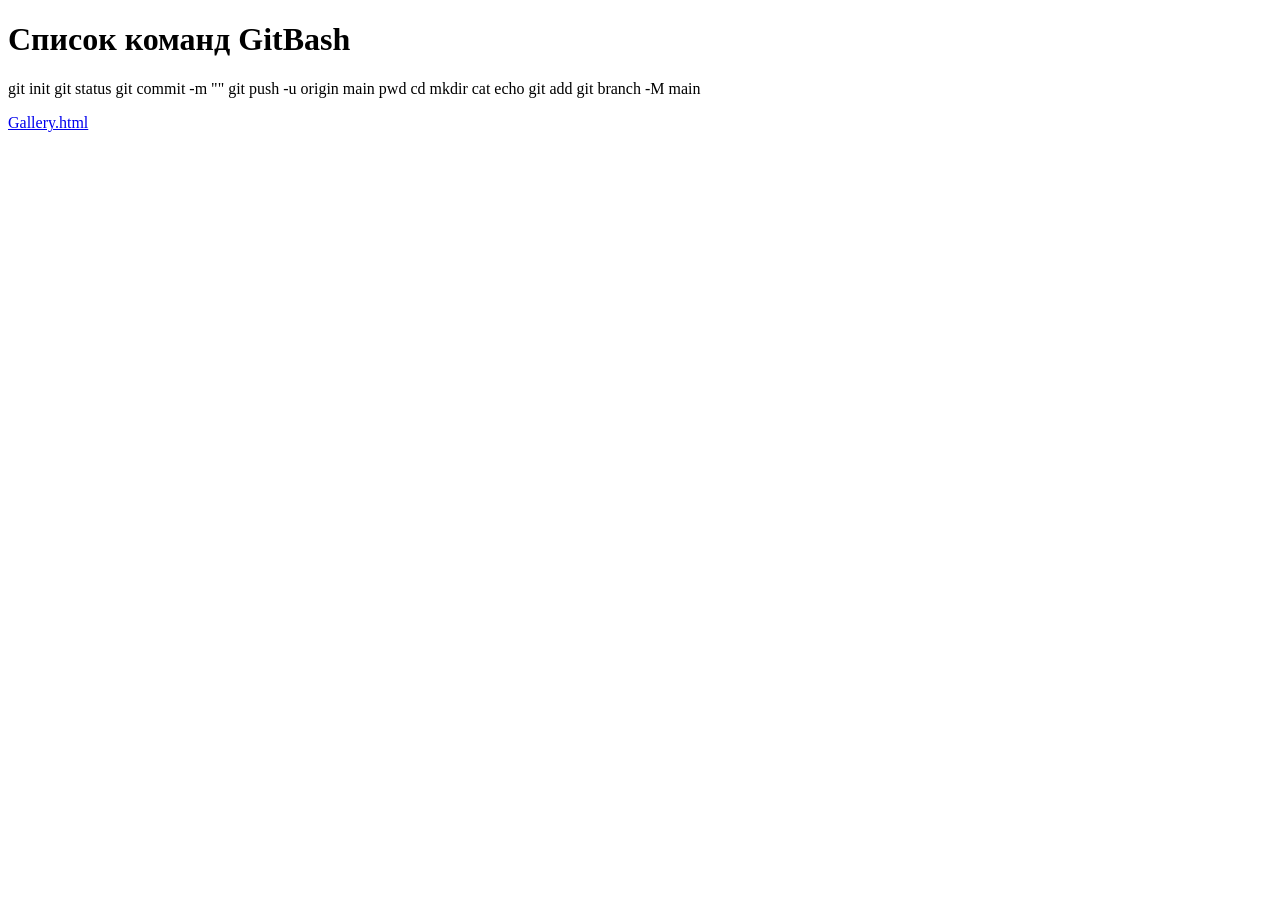
<file: dz04-git-basics-gallery/index.html>
<!DOCTYPE html>
<html lang="en">
<head>
    <meta charset="UTF-8">
    <meta http-equiv="X-UA-Compatible" content="IE=edge">
    <meta name="viewport" content="width=device-width, initial-scale=1.0">
    <title>Document</title>
</head>
<body>
    <h1>Список команд GitBash</h1>
    <p>
        git init
        git status
        git commit -m ""
        git push -u origin main
        pwd
        cd
        mkdir
        cat
        echo
        git add 
        git branch -M main
    </p>
    <a href="gallery.html">Gallery.html</a>  
</body>
</html>
</file>
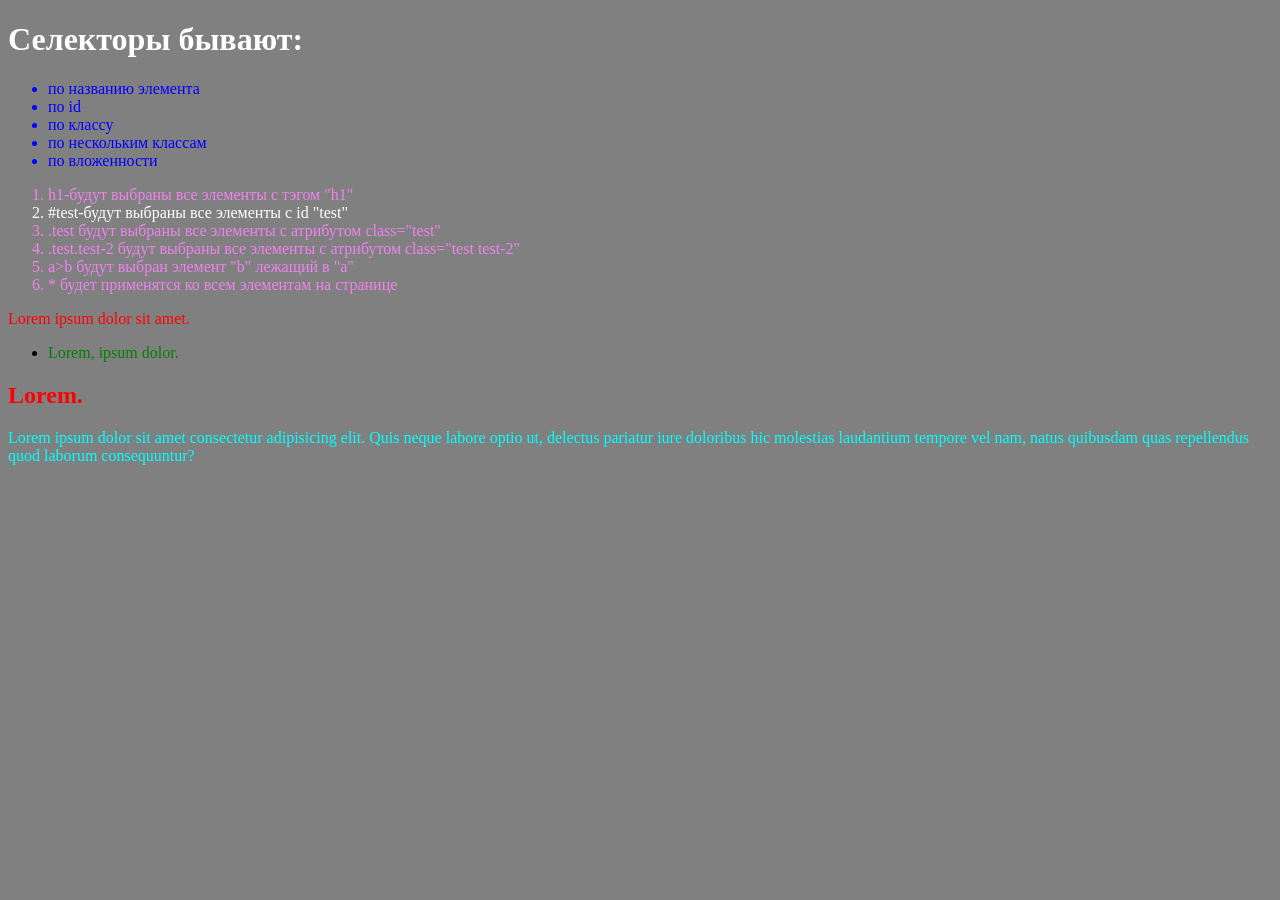
<file: dz05-css-selectors/index.html>
<!DOCTYPE html>
<html lang="en">
<head>
    <meta charset="UTF-8">
    <title>DZ5</title>
    <link rel="stylesheet" href="style.css">
</head>
<body class="body">
    <h1>Селекторы бывают:</h1>
    <ul class="ul">
        <li>по названию элемента</li>
        <li>по id</li>
        <li>по классу</li>
        <li>по нескольким классам</li>
        <li>по вложенности</li>
    </ul>
    <ol class="ol">
        <li>h1-будут выбраны все элементы с тэгом "h1"</li>
        <li id="test">#test-будут выбраны все элементы c id "test"</li>
        <li>.test будут выбраны все элементы с атрибутом class="test"</li>
        <li>.test.test-2 будут выбраны все элементы с атрибутом class="test test-2"</li>
        <li>a>b будут выбран элемент "b" лежащий в "a" </li>
        <li>* будет применятся ко всем элементам на странице</li>
    </ol>
    <div>
        <p>Lorem ipsum dolor sit amet.</p>
    </div>
    <div>
        <ul>
            <li>
                <p class="text text-2">Lorem, ipsum dolor.</p>
            </li>
        </ul>
    </div>
    <h2 class="h2">Lorem.</h2>
    <p class="lorem">
        Lorem ipsum dolor sit amet consectetur adipisicing elit. Quis neque labore optio ut, delectus pariatur iure doloribus hic molestias laudantium tempore vel nam, natus quibusdam quas repellendus quod laborum consequuntur?
    </p>  
</body>
</html>
</file>
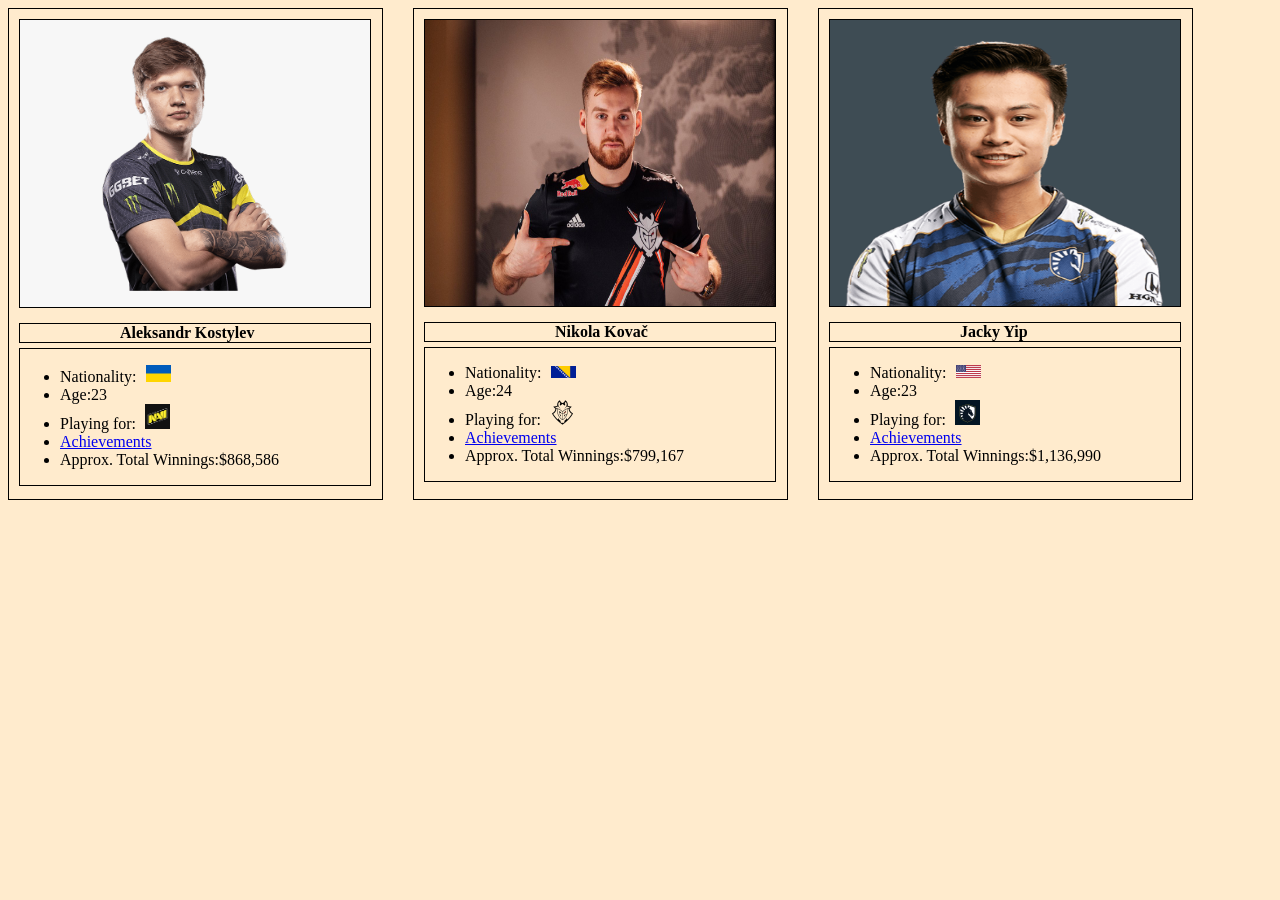
<file: dz06-esports-player-cards/index.html>
<!DOCTYPE html>
<html lang="en">
<head>
    <meta charset="UTF-8">
    <title>Document</title>
    <link rel="stylesheet" href="style.css">
</head>
<body>
    <div class="main">
        <div>
            <img alt="s1mple" src="./images/s1mple.png" class="s1mple">
        </div>
        <div>
            <h4 class="h4">Aleksandr Kostylev</h4>
        </div>
        <div class="div">
            <ul>
                <li>Nationality:<img alt="Ukranian flag" src="./images/ua.png" class="ua"></li>
                <li>Age:23</li>
                <li>Playing for:<a href="https://ru.wikipedia.org/wiki/Natus_Vincere" target="_blank"><img alt="navi" src="./images/navi.png" class="navi"></a></li>
                <li><a href="https://liquipedia.net/counterstrike/S1mple#:~:text=Was%20named%20the%20MVP%20of%20IEM%20Katowice%202020%20by%20HLTV,Masters%20Spring%202021%20by%20HLTV.">Achievements</a></li>
                <li>Approx. Total Winnings:$868,586</li>
            </ul>
        </div>
        </div><!--
        --><div class="main-2">
            <div>
                <img alt="Niko" src="./images/niko2.jpeg" class="niko">
            </div>
            <div>
                <h4 class="h4-1">Nikola Kovač</h4>
            </div>
            <div class="div">
                <ul>
                    <li>Nationality:<img alt="Bosnia and Herzegovina" src="./images/Bosnia.png" class="bosnia"></li>
                    <li>Age:24</li>
                    <li>Playing for:<a href="https://en.wikipedia.org/wiki/G2_Esports" target="_blank"><img alt="g2" src="./images/g2.png" class="g2"></a></li>
                    <li><a href="https://liquipedia.net/counterstrike/NiKo">Achievements</a></li>
                    <li>Approx. Total Winnings:$799,167</li>
                </ul>
            </div>
        </div><!--
        --><div class="main-2">
            <div>
                <img alt="stewie" src="./images/stewie.png" class="stewie">
            </div>
            <div>
                <h4 class="h4-1">Jacky Yip</h4>
            </div>
            <div class="div">
                <ul>
                    <li>Nationality:<img alt="usa" src="./images/usa.png" class="ua"></li>
                    <li>Age:23</li>
                    <li>Playing for:<a href="https://liquipedia.net/counterstrike/Team_Liquid" target="_blank"><img alt="liquid" src="./images/liqud.jpg" class="g2"></a></li>
                    <li><a href="https://liquipedia.net/counterstrike/Stewie2K">Achievements</a></li>
                    <li>Approx. Total Winnings:$1,136,990</li>
                </ul>
            </div>
        </div>
</body>
</html>
</file>
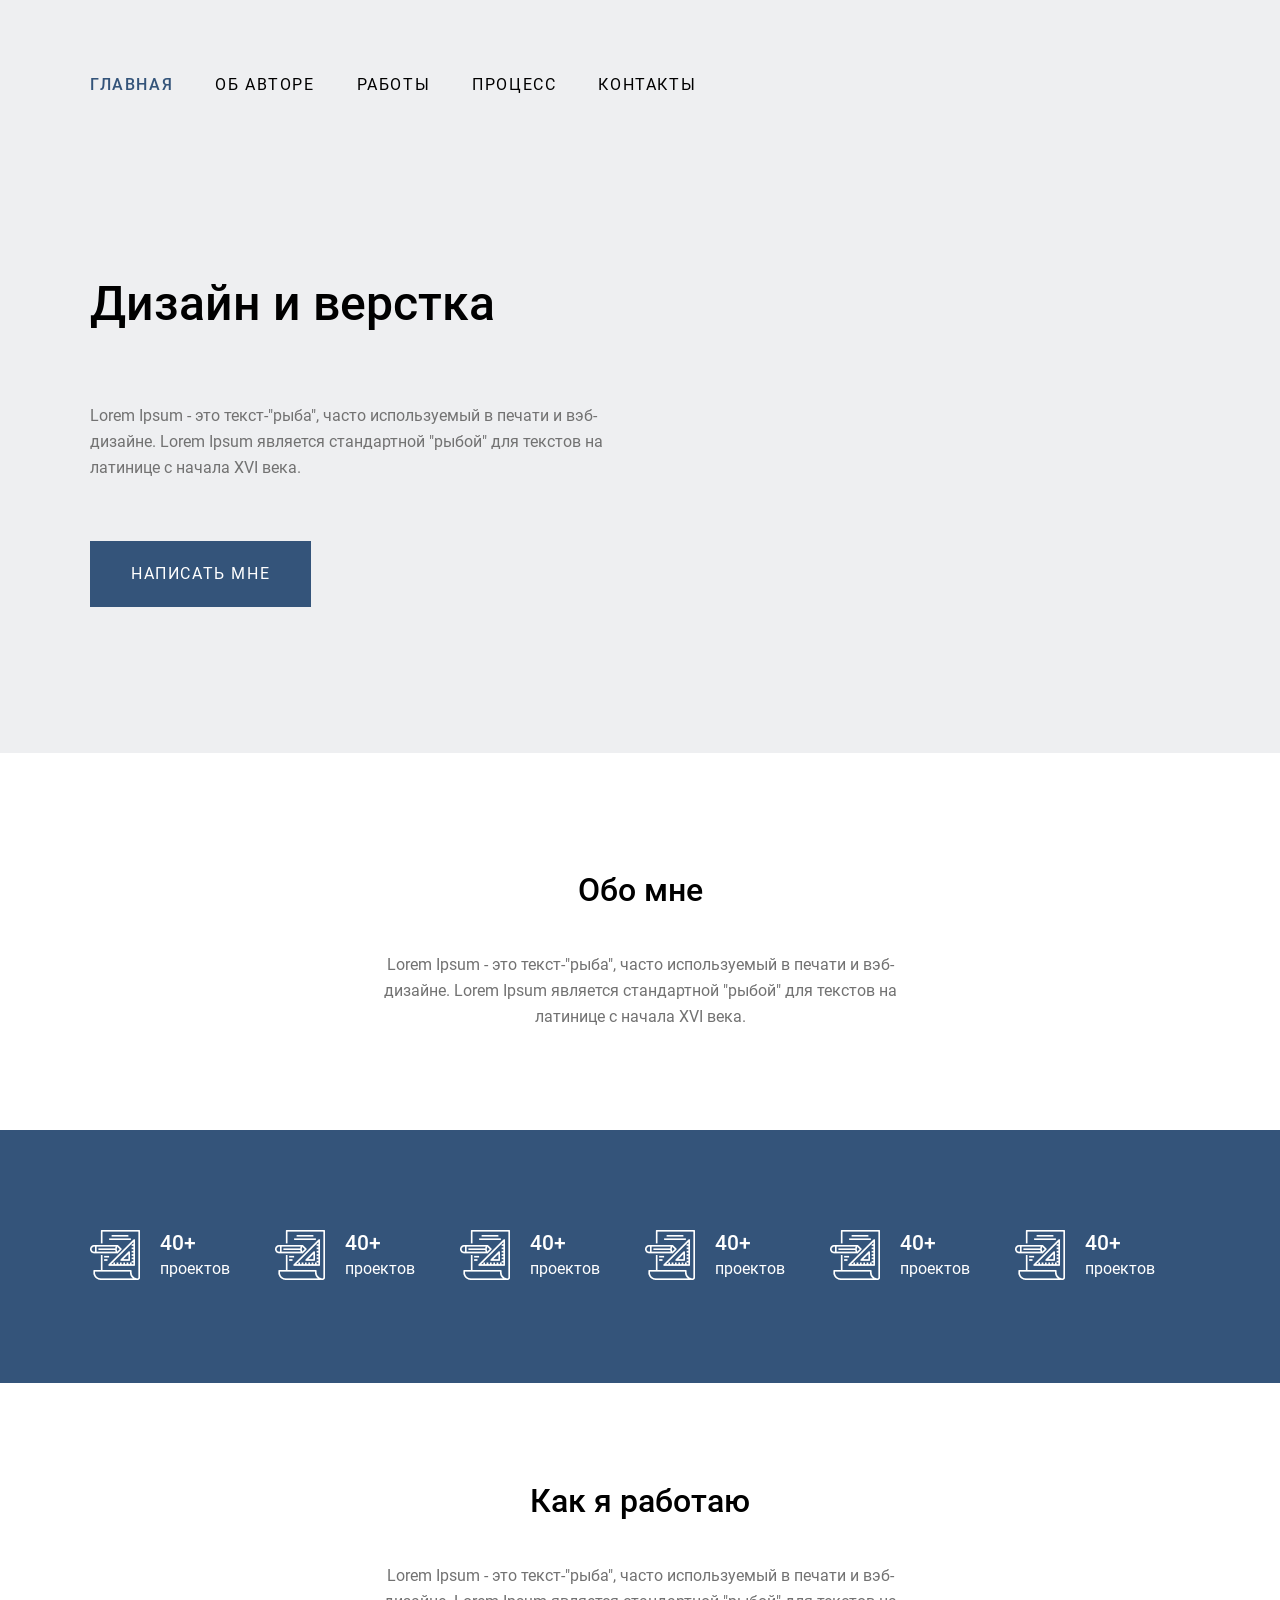
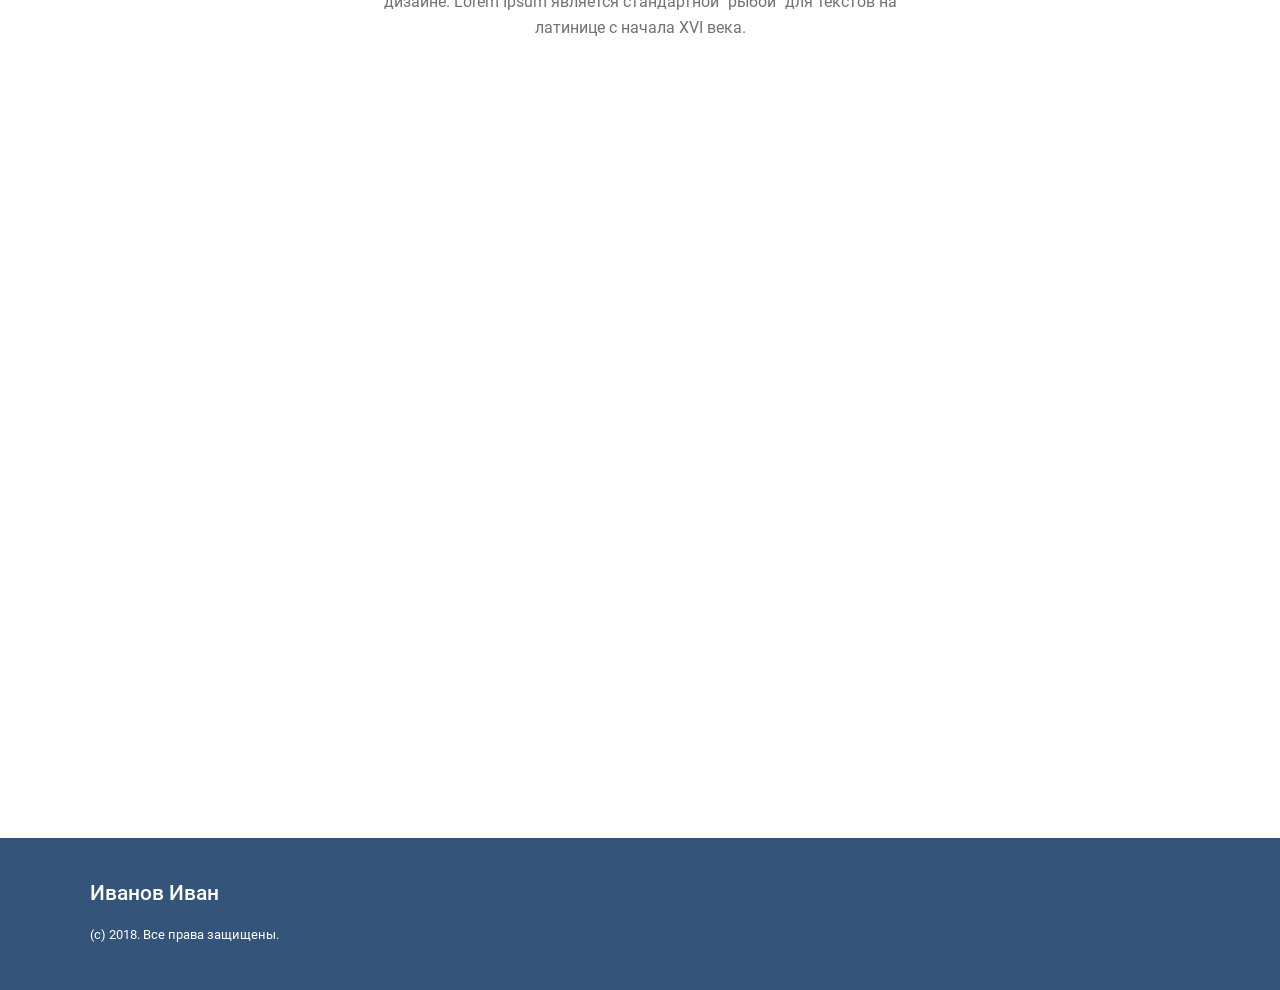
<file: dz07-portfolio-landing/index.html>
<!DOCTYPE html>
<html lang="en">
<head>
    <meta charset="UTF-8">
    <title>Document</title>
    <link rel="stylesheet" href="reset.css">
    <link rel="stylesheet" href="style.css">    
</head>
<body>
    <div> <!--body-->
    <header class="header">
        <div class="container">
            <nav class="nav">
                <ul>
                    <li class="section"><a class="link2" href="#">ГЛАВНАЯ</a></li><!--
                    --><li class="menu"><a class="link" href="#">ОБ АВТОРЕ</a></li><!--
                    --><li class="menu"><a class="link" href="#">РАБОТЫ</a></li><!--
                    --><li class="menu"><a class="link" href="#">ПРОЦЕСС</a></li><!--
                    --><li class="menu"><a class="link" href="#">КОНТАКТЫ</a></li>
                </ul>
            </nav>
        <h1 class="heading">
            Дизайн и верстка
        </h1>
        <p class="text">
            Lorem Ipsum - это текст-"рыба", часто используемый в печати и вэб-дизайне. Lorem Ipsum является стандартной "рыбой" для текстов на латинице с начала XVI века.
        </p>
        <div class="button">
            <a href="#" class="item link button">НАПИСАТЬ МНЕ</a>
        </div>
        </div>
    </header>
    <div class="aside">
    <h1 class="title">
        Обо мне
    </h1>
    <p class="parag">
        Lorem Ipsum - это текст-"рыба", часто используемый в печати и вэб-дизайне. Lorem Ipsum является стандартной "рыбой" для текстов на латинице с начала XVI века.
    </p>
    </div>
    <div class="blockmain"> <!--blockmain-->
        <div class="container2">
            <div class="block1">
                <img src="./images/icon.png" сlass="img" alt="image"><!--
            --><div class="block2"><!--block2-->
                <h2 class="h2">40+</h2>
                <div class="p"><!--block2-->
                    <p>проектов</p>
                </div>
                </div><!--block2-->
            </div><!--
        --><div class="block1">
                <img src="./images/icon.png" сlass="img" alt="image"><!--
            --><div class="block2"><!--block2-->
                <h2 class="h2">40+</h2>
                <div class="p"><!--block2-->
                    <p>проектов</p>
                </div>
                </div><!--block2-->
            </div><!--
            --><div class="block1">
                <img src="./images/icon.png" сlass="img" alt="image"><!--
            --><div class="block2"><!--block2-->
                <h2 class="h2">40+</h2>
                <div class="p"><!--block2-->
                    <p>проектов</p>
                </div>
                </div><!--block2-->
            </div><!--
            --><div class="block1">
                <img src="./images/icon.png" сlass="img" alt="image"><!--
            --><div class="block2"><!--block2-->
                <h2 class="h2">40+</h2>
                <div class="p"><!--block2-->
                    <p>проектов</p>
                </div>
                </div><!--block2-->
            </div><!--
            --><div class="block1">
                <img src="./images/icon.png" сlass="img" alt="image"><!--
            --><div class="block2"><!--block2-->
                <h2 class="h2">40+</h2>
                <div class="p"><!--block2-->
                    <p>проектов</p>
                </div>
                </div><!--block2-->
            </div><!--
            --><div class="block1">
                <img src="./images/icon.png" сlass="img" alt="image"><!--
            --><div class="block2"><!--block2-->
                <h2 class="h2">40+</h2>
                <div class="p"><!--block2-->
                    <p>проектов</p>
                </div>
                </div><!--block2-->
            </div>
            
        </div> <!--container-->
    </div><!--blockmain-->
    <div>
        <h1 class="title">
            Как я работаю
        </h1>
        <p class="parag">
            Lorem Ipsum - это текст-"рыба", часто используемый в печати и вэб-дизайне. Lorem Ipsum является стандартной "рыбой" для текстов на латинице с начала XVI века.
        </p>
<div class="box"><iframe class="video" src="https://www.youtube.com/embed/CBgVSskwrAM" title="YouTube video player" frameborder="0" allow="accelerometer; autoplay; clipboard-write; encrypted-media; gyroscope; picture-in-picture" allowfullscreen></iframe></div>
    </div>
    <footer class="background">
        <div class="footer">
            <div class="headline">
                <h3 class="h2 last">Иванов Иван</h3>
            </div>
            <div>
                <p class="p2">(с) 2018. Все права защищены.</p>
            </div>
        </div>
    </footer>
</div> <!--body-->
</body>
</html>
</file>
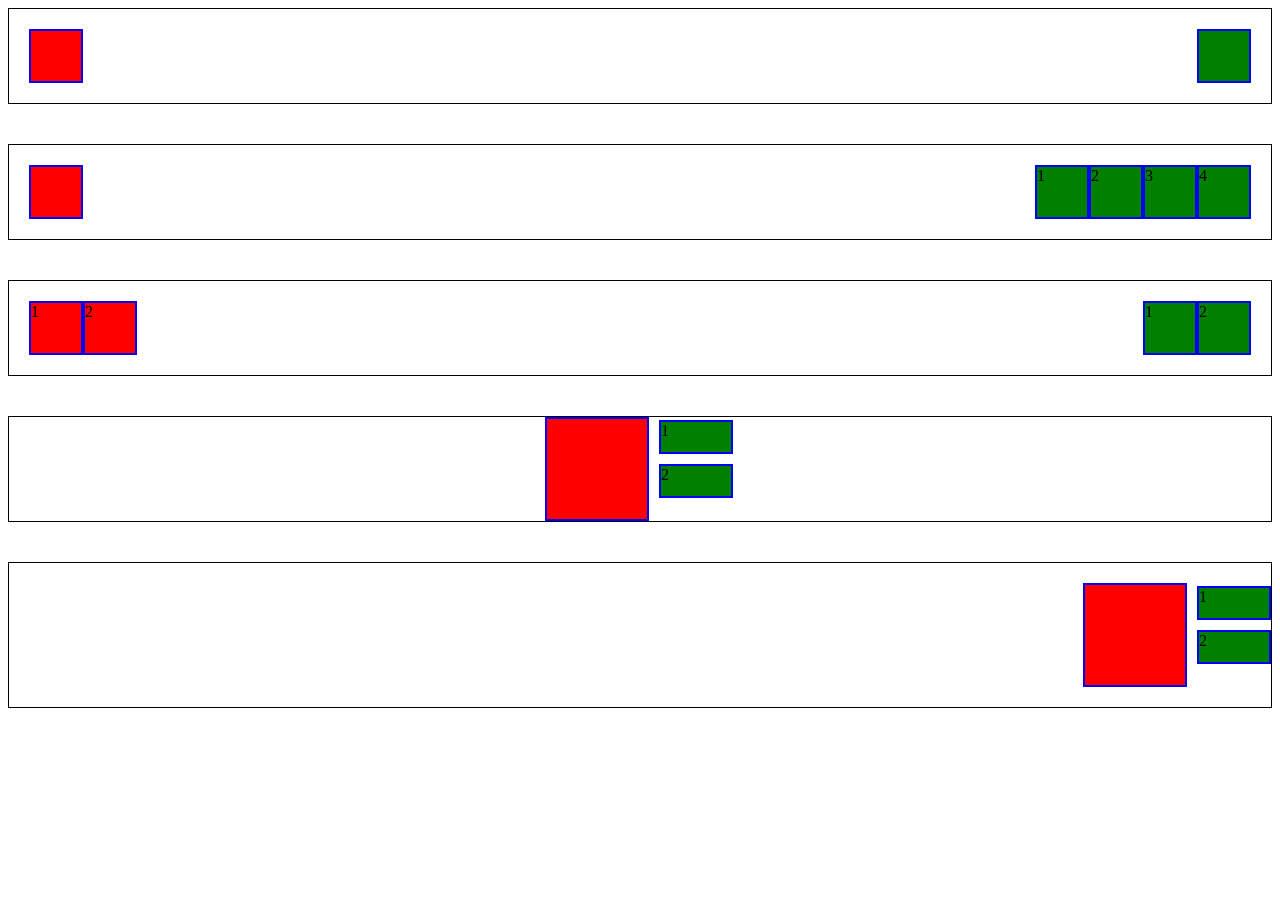
<file: dz08-float-layouts/index.html>
<!DOCTYPE html>
<html lang="en">
<head>
    <meta charset="UTF-8">
    <title>Document</title>
    <link rel="stylesheet" href="style.css"> 
</head>
<body>
    <div class="container">
        <nav class="navleft">
        <div class="block1-1"></div>
        </nav>
        <nav class="nav">
        <div class="block2"></div>
        </nav>
        <div class="clearfix"></div>
    </div>
    <div class="container">
        <nav class="navleft">
        <div class="block1"></div>
        </nav>
        <nav class="nav">
            <div class="block3">1</div>
            <div class="block3">2</div>
            <div class="block3">3</div>
            <div class="block3">4</div>
            <div class="clearfix"></div>
        </nav>
        <div class="clearfix">
        </div>
    </div>
    <div class="container">
        <nav class="navleft">
            <div class="block1">1</div>
        <div class="block1">2</div>
            <div class="clearfix"></div>
        </nav>
        <nav class="nav">
            <div class="block3">1</div>
            <div class="block3">2</div>
            <div class="clearfix"></div>    
        </nav>
        <div class="clearfix"></div>
    </div>
    <div class="container">
        <nav class="nav2">
            <div class="bigblock"></div>
            <div class="box">
                <div class="smallblock">1</div>               
                <div class="smallblock1">2</div>
            </div>
                <div class="clearfix"></div>    
        </nav>
        <div class="clearfix"></div>
    </div>
    <div class="container">
        <nav class="nav2-1">
            <div class="bigblock"></div>
            <div class="box">
                <div class="smallblock">1</div>
                <div class="smallblock1">2</div>
                <div class="clearfix"></div>
            </div>
        </nav>
        <div class="clearfix"></div>
    </div>
</body>
</html>
</file>
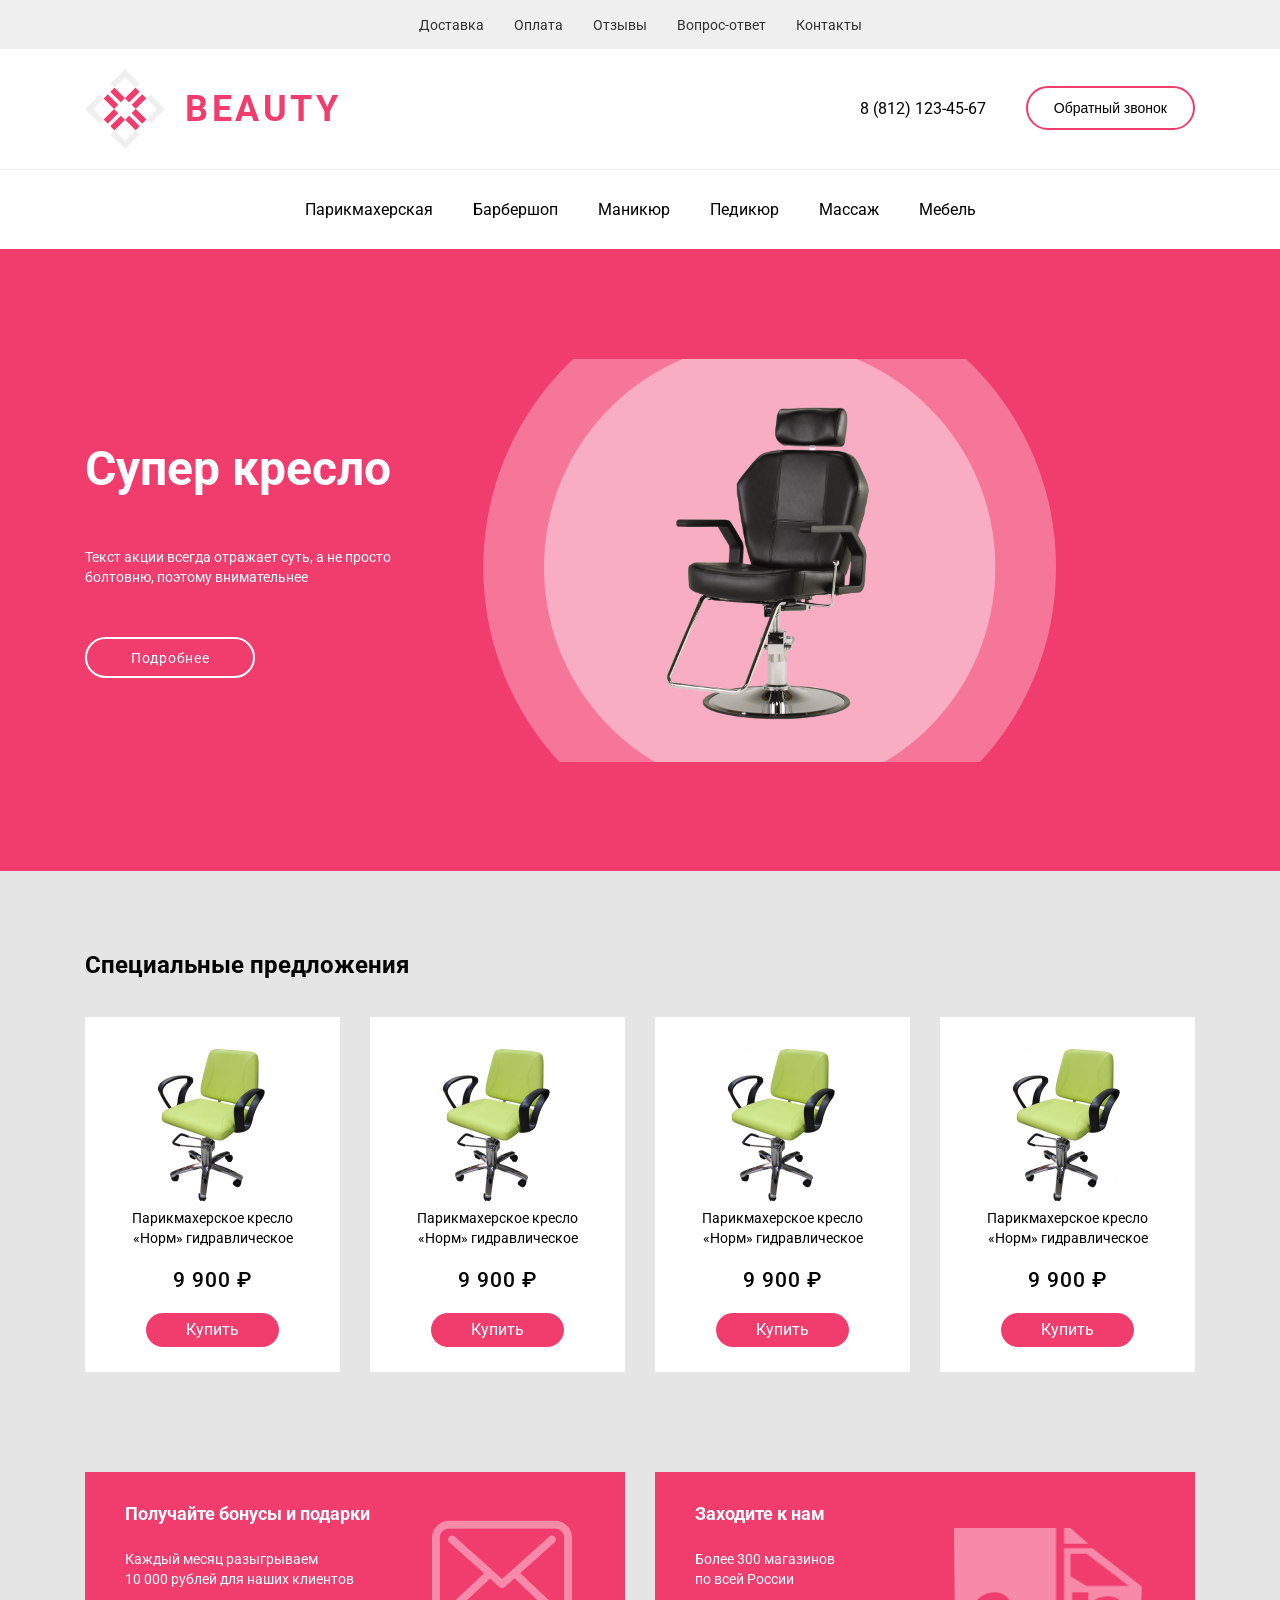
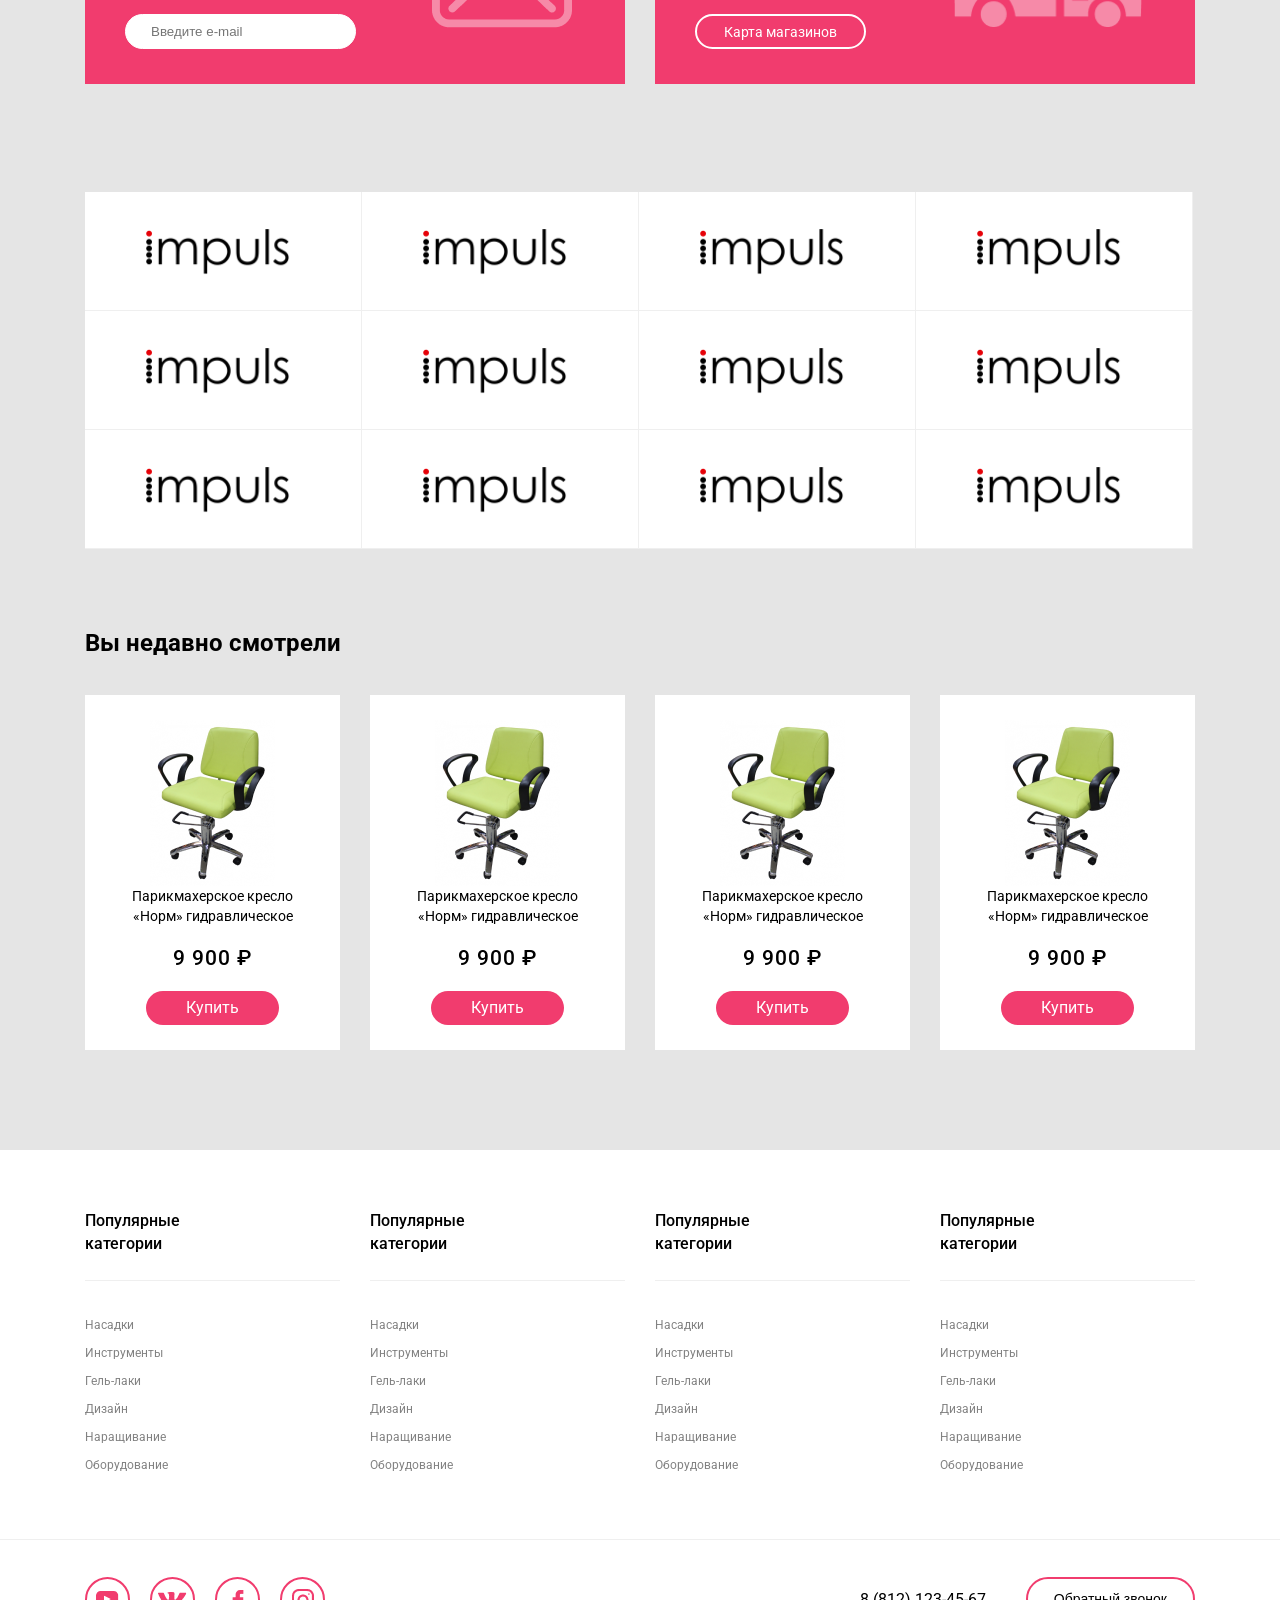
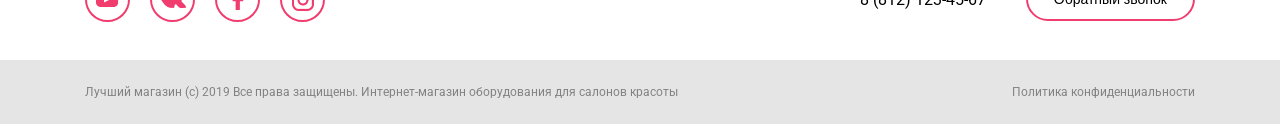
<file: dz09-beauty-salon-landing/index.html>
<!DOCTYPE html>
<html lang="en">
<head>
    <meta charset="UTF-8">
    <title>Beauty</title>
    <link rel="preconnect" href="https://fonts.googleapis.com"> 
    <link rel="preconnect" href="https://fonts.gstatic.com" crossorigin>
    <link href="https://fonts.googleapis.com/css2?family=Roboto:wght@400;500;700&display=swap" rel="stylesheet">
    <link rel="stylesheet" href="reset.css">
    <link rel="stylesheet" href="style.css">
</head>
<body>
    <header class="background">
        <div class="container">
            <nav>
                <ul class="menu"> 
                    <li class="item"><a href="#" class="link">Доставка</a></li><!--
                    --><li class="item"><a href="#" class="link">Оплата</a></li><!--
                    --><li class="item"><a href="#" class="link">Отзывы</a></li><!--
                    --><li class="item"><a href="#" class="link">Вопрос-ответ</a></li><!--
                    --><li class="item"><a href="#" class="link">Контакты</a></li>
                </ul>
            </nav>
        </div>
    </header>
    <main>
        <div class="border">
            <div class="container">
                <div class="fleft">
                    <a href="#" class="fleft"><img src="./images/logo.png" alt="logo" class="img"></a>
                    <a href="#" class="title"> BEAUTY</a>
                    <div class="clearfix"></div>
                </div>
                <div class="fright">
                    <a href="#" class="number link">8 (812) 123-45-67</a>
                    <input type="button" name="Обратный звонок" value="Обратный звонок" class="button">
                    <div class="clearfix"></div>
                </div>
                <div class="clearfix"></div> 
            </div>
        </div>
        <div class="container">
            <nav>
                <ul class="submenu">
                    <li class="subp"><a href="#" class="sublink">Парикмахерская</a></li><!--
                    --><li class="subp"><a href="#" class="sublink">Барбершоп</a></li><!--
                    --><li class="subp"><a href="#" class="sublink">Маникюр</a></li><!--
                    --><li class="subp"><a href="#" class="sublink">Педикюр</a></li><!--
                    --><li class="subp"><a href="#" class="sublink">Массаж</a></li><!--
                    --><li class="subp"><a href="#" class="sublink">Мебель</a></li>
                </ul>
            </nav>
        </div>
        <div class="conblock">
        <div class="container">
            <div class="block">
                <h2 class="subtitle">Супер кресло</h2>
                <p class="parag">Текст акции всегда отражает суть, а не просто болтовню, поэтому внимательнее</p>
                <a href="#" class="more">Подробнее</a>
            </div>
        </div>
        </div>
        <div class="grayback">
        <div class="container">
            <p class="offer">
                Специальные предложения
            </p>
            <ul class="offmenu">
                <li>
                    <img src="./images/chair.png" alt="chair" class="chair">
                    <p class="description">Парикмахерское кресло «Норм» гидравлическое</p>
                    <h3 class="price">9 900 ₽</h3>
                    <a href="#" class="buy">Купить</a>
                </li>
            </ul><!--
            --><ul class="offmenu">
                <li>
                    <img src="./images/chair.png" alt="chair" class="chair">
                    <p class="description">Парикмахерское кресло «Норм» гидравлическое</p>
                    <h3 class="price">9 900 ₽</h3>
                    <a href="#" class="buy">Купить</a>
                </li>
            </ul><!--
            --><ul class="offmenu">
                <li>
                    <img src="./images/chair.png" alt="chair" class="chair">
                    <p class="description">Парикмахерское кресло «Норм» гидравлическое</p>
                    <h3 class="price">9 900 ₽</h3>
                    <a href="#" class="buy">Купить</a>
                </li>
            </ul><!--
            --><ul class="offmenu">
                <li>
                    <img src="./images/chair.png" alt="chair" class="chair">
                    <p class="description">Парикмахерское кресло «Норм» гидравлическое</p>
                    <h3 class="price">9 900 ₽</h3>
                    <a href="#" class="buy">Купить</a>
                </li>
            </ul>
        </div>
            <div class="container">
                <div class="card">
                    <div class="letter"></div>
                    <div class="floatl">
                    <h4 class="cardtitle">Получайте бонусы и подарки</h4>
                    <p class="cardparag">Каждый месяц разыгрываем<br>10 000 рублей для наших клиентов</p>
                    <input type="email" class="input"  placeholder="Введите e-mail">
                    </div>
                </div><!--
                --><div class="card">
                    <div class="track"></div>
                    <div class="floatl">
                    <h4 class="cardtitle">Заходите к нам</h4>
                    <p class="cardparag">Более 300 магазинов<br>по всей России</p>
                    <a href="#" class="more second">Карта магазинов</a>
                    </div>
                </div>
            </div>
            <div class="container">
                <ul>
                    <li class="brandblock">
                        <a href="#" class="brand">
                            <img src="./images/impuls.png" alt="brandlogo" class="brandlogo">
                        </a>
                    </li><!--
                    --><li class="brandblock">
                        <a href="#" class="brand">
                            <img src="./images/impuls.png" alt="brandlogo" class="brandlogo">
                        </a>
                    </li><!--
                    --><li class="brandblock">
                        <a href="#" class="brand">
                            <img src="./images/impuls.png" alt="brandlogo" class="brandlogo">
                        </a>
                    </li><!--
                    --><li class="brandblock">
                        <a href="#" class="brand">
                            <img src="./images/impuls.png" alt="brandlogo" class="brandlogo">
                        </a>
                    </li><!--
                    --><li class="brandblock">
                        <a href="#" class="brand">
                            <img src="./images/impuls.png" alt="brandlogo" class="brandlogo">
                        </a>
                    </li><!--
                    --><li class="brandblock">
                        <a href="#" class="brand">
                            <img src="./images/impuls.png" alt="brandlogo" class="brandlogo">
                        </a>
                    </li><!--
                    --><li class="brandblock">
                        <a href="#" class="brand">
                            <img src="./images/impuls.png" alt="brandlogo" class="brandlogo">
                        </a>
                    </li><!--
                    --><li class="brandblock">
                        <a href="#" class="brand">
                            <img src="./images/impuls.png" alt="brandlogo" class="brandlogo">
                        </a>
                    </li><!--
                    --><li class="brandblock">
                        <a href="#" class="brand">
                            <img src="./images/impuls.png" alt="brandlogo" class="brandlogo">
                        </a>
                    </li><!--
                    --><li class="brandblock">
                        <a href="#" class="brand">
                            <img src="./images/impuls.png" alt="brandlogo" class="brandlogo">
                        </a>
                    </li><!--
                    --><li class="brandblock">
                        <a href="#" class="brand">
                            <img src="./images/impuls.png" alt="brandlogo" class="brandlogo">
                        </a>
                    </li><!--
                    --><li class="brandblock">
                        <a href="#" class="brand">
                            <img src="./images/impuls.png" alt="brandlogo" class="brandlogo">
                        </a>
                    </li>
                </ul>
                <p class="offer">
                    Вы недавно смотрели
                </p>
                <ul class="offmenu">
                    <li>
                        <img src="./images/chair.png" alt="chair" class="chair">
                        <p class="description">Парикмахерское кресло «Норм» гидравлическое</p>
                        <h3 class="price">9 900 ₽</h3>
                        <a href="#" class="buy">Купить</a>
                    </li>
                </ul><!--
                --><ul class="offmenu">
                    <li>
                        <img src="./images/chair.png" alt="chair" class="chair">
                        <p class="description">Парикмахерское кресло «Норм» гидравлическое</p>
                        <h3 class="price">9 900 ₽</h3>
                        <a href="#" class="buy">Купить</a>
                    </li>
                </ul><!--
                --><ul class="offmenu">
                    <li>
                        <img src="./images/chair.png" alt="chair" class="chair">
                        <p class="description">Парикмахерское кресло «Норм» гидравлическое</p>
                        <h3 class="price">9 900 ₽</h3>
                        <a href="#" class="buy">Купить</a>
                    </li>
                </ul><!--
                --><ul class="offmenu">
                    <li>
                        <img src="./images/chair.png" alt="chair" class="chair">
                        <p class="description">Парикмахерское кресло «Норм» гидравлическое</p>
                        <h3 class="price">9 900 ₽</h3>
                        <a href="#" class="buy">Купить</a>
                    </li>
                </ul>
            </div>
            </div>
        </div>
    </main>
    <footer>
        <div class="footerb">
        <div class="container">
            <div class="footermenu">
                <ul>
                    <li><h5 class="footertitle">Популярные<br>категории</h5></li>
                    <li><a href="#" class="footeritems">Насадки</a></li>
                    <li><a href="#" class="footeritems">Инструменты</a></li>
                    <li><a href="#" class="footeritems">Гель-лаки</a></li>
                    <li><a href="#" class="footeritems">Дизайн</a></li>
                    <li><a href="#" class="footeritems">Наращивание</a></li>
                    <li><a href="#" class="footeritems">Оборудование</a></li>
                </ul>
            </div><!--
        --><div class="footermenu">
            <ul>
                <li><h5 class="footertitle">Популярные<br>категории</h5></li>
                <li><a href="#" class="footeritems">Насадки</a></li>
                <li><a href="#" class="footeritems">Инструменты</a></li>
                <li><a href="#" class="footeritems">Гель-лаки</a></li>
                <li><a href="#" class="footeritems">Дизайн</a></li>
                <li><a href="#" class="footeritems">Наращивание</a></li>
                <li><a href="#" class="footeritems">Оборудование</a></li>
            </ul>
            </div><!--
            --><div class="footermenu">
                <ul>
                    <li><h5 class="footertitle">Популярные<br>категории</h5></li>
                    <li><a href="#" class="footeritems">Насадки</a></li>
                    <li><a href="#" class="footeritems">Инструменты</a></li>
                    <li><a href="#" class="footeritems">Гель-лаки</a></li>
                    <li><a href="#" class="footeritems">Дизайн</a></li>
                    <li><a href="#" class="footeritems">Наращивание</a></li>
                    <li><a href="#" class="footeritems">Оборудование</a></li>
                </ul>
            </div><!--
            --><div class="footermenu">
                <ul>
                    <li><h5 class="footertitle">Популярные<br>категории</h5></li>
                    <li><a href="#" class="footeritems">Насадки</a></li>
                    <li><a href="#" class="footeritems">Инструменты</a></li>
                    <li><a href="#" class="footeritems">Гель-лаки</a></li>
                    <li><a href="#" class="footeritems">Дизайн</a></li>
                    <li><a href="#" class="footeritems">Наращивание</a></li>
                    <li><a href="#" class="footeritems">Оборудование</a></li>
                </ul>
            </div>
        </div>   
        </div>
        <div class="container">
            <div>
                <div class="footer-float-left">
                    <a href="#" class="ylogo"><img src="./images/youtube.png" alt="youtube" class="youtube"></a>
                    <a href="#" class="ylogo"><img src="./images/vk.png" alt="vk" class="vk"></a>
                    <a href="#" class="ylogo"><img src="./images/facebook.png" alt="facebook" class="facebook"></a>
                    <a href="#" class="ylogo"><img src="./images/insta.png" alt="insta" class="insta"></a>
                </div>
                
                <div class="fright">
                    <a href="#" class="footer-number">8 (812) 123-45-67</a>
                    <input type="button" name="Обратный звонок" value="Обратный звонок" class="footer-button">
                </div>    
                    <div class="clearfix"></div>
            </div>          
        </div>
        <div class="graybackground">
        <div class="container">
            <div class="footer-float-left">
                <p class="footerparag">Лучший магазин (с) 2019 Все права защищены. Интернет-магазин оборудования для салонов красоты</p>
            </div>
            
                <a href="#" class="footer-second-parag">Политика конфиденциальности</a>

            <div class="clearfix"></div>
        </div>
        </div>
    </footer>   
</body>
</html>
</file>
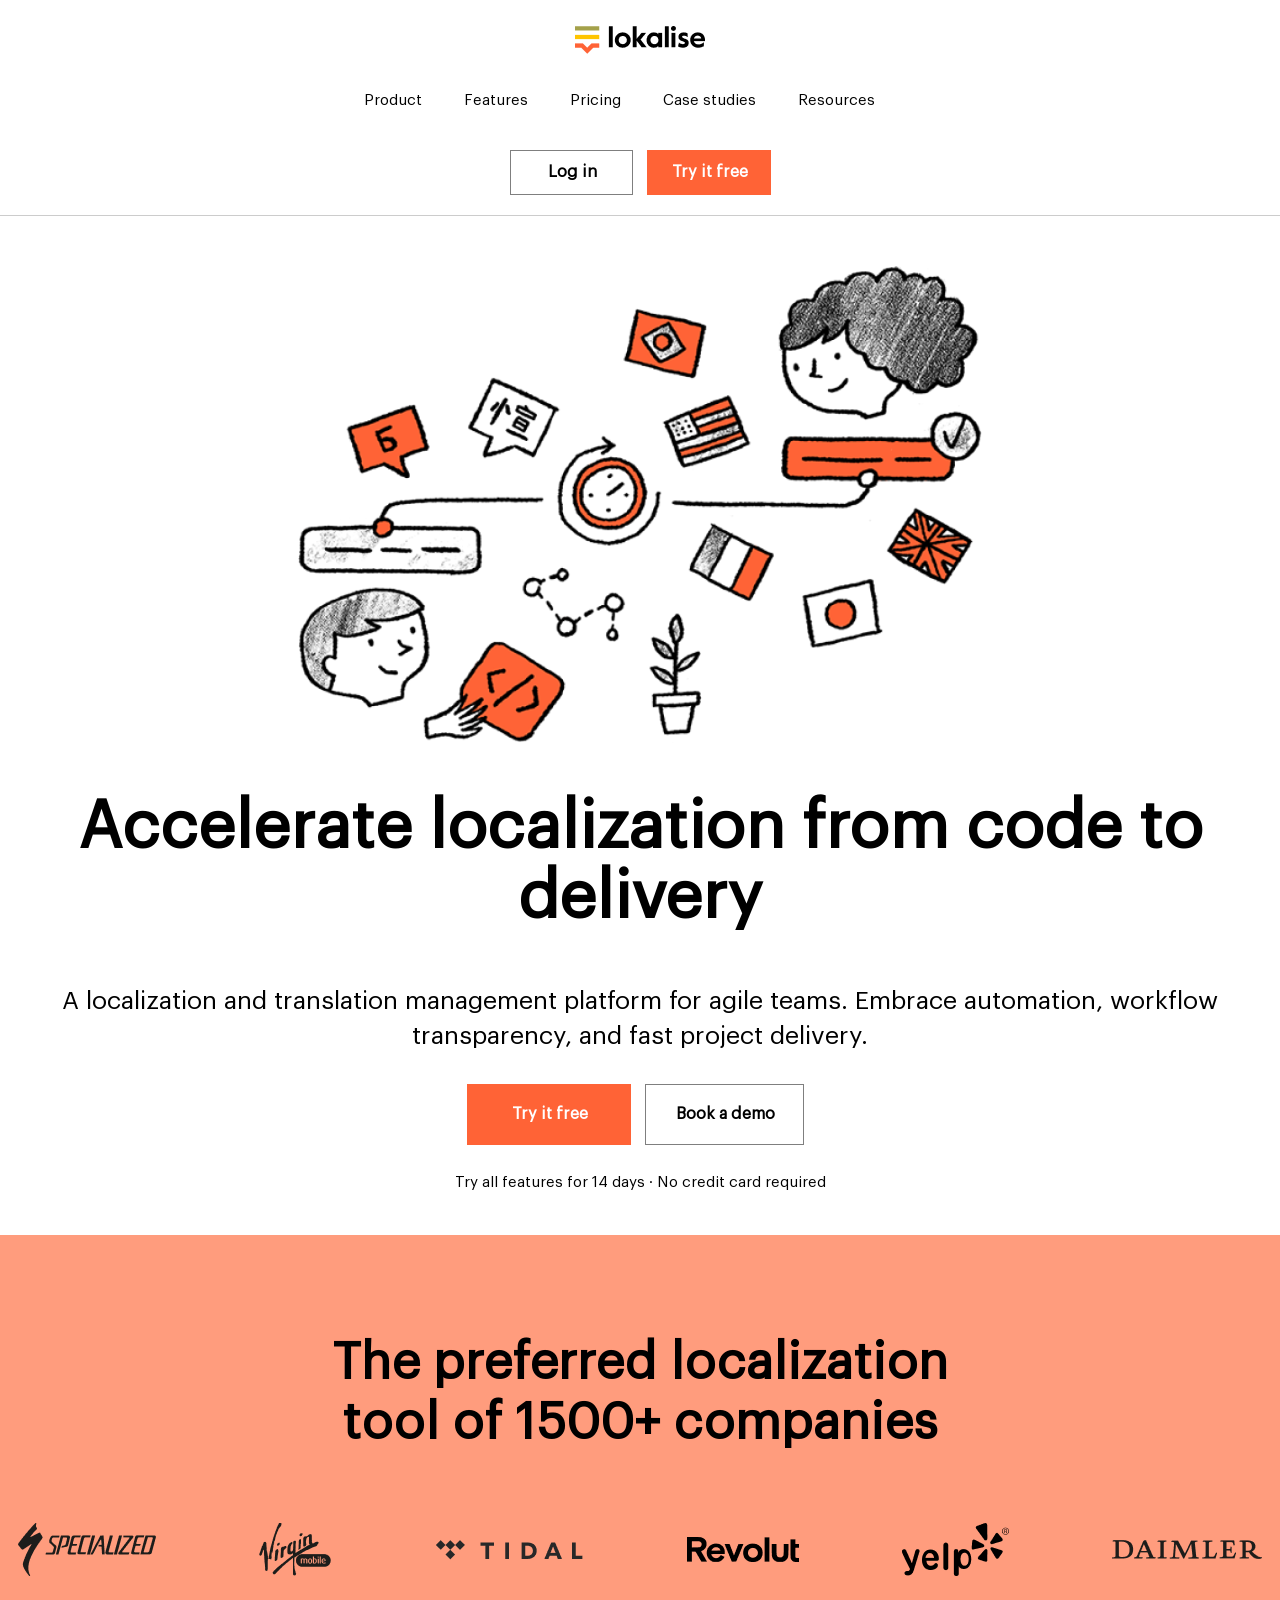
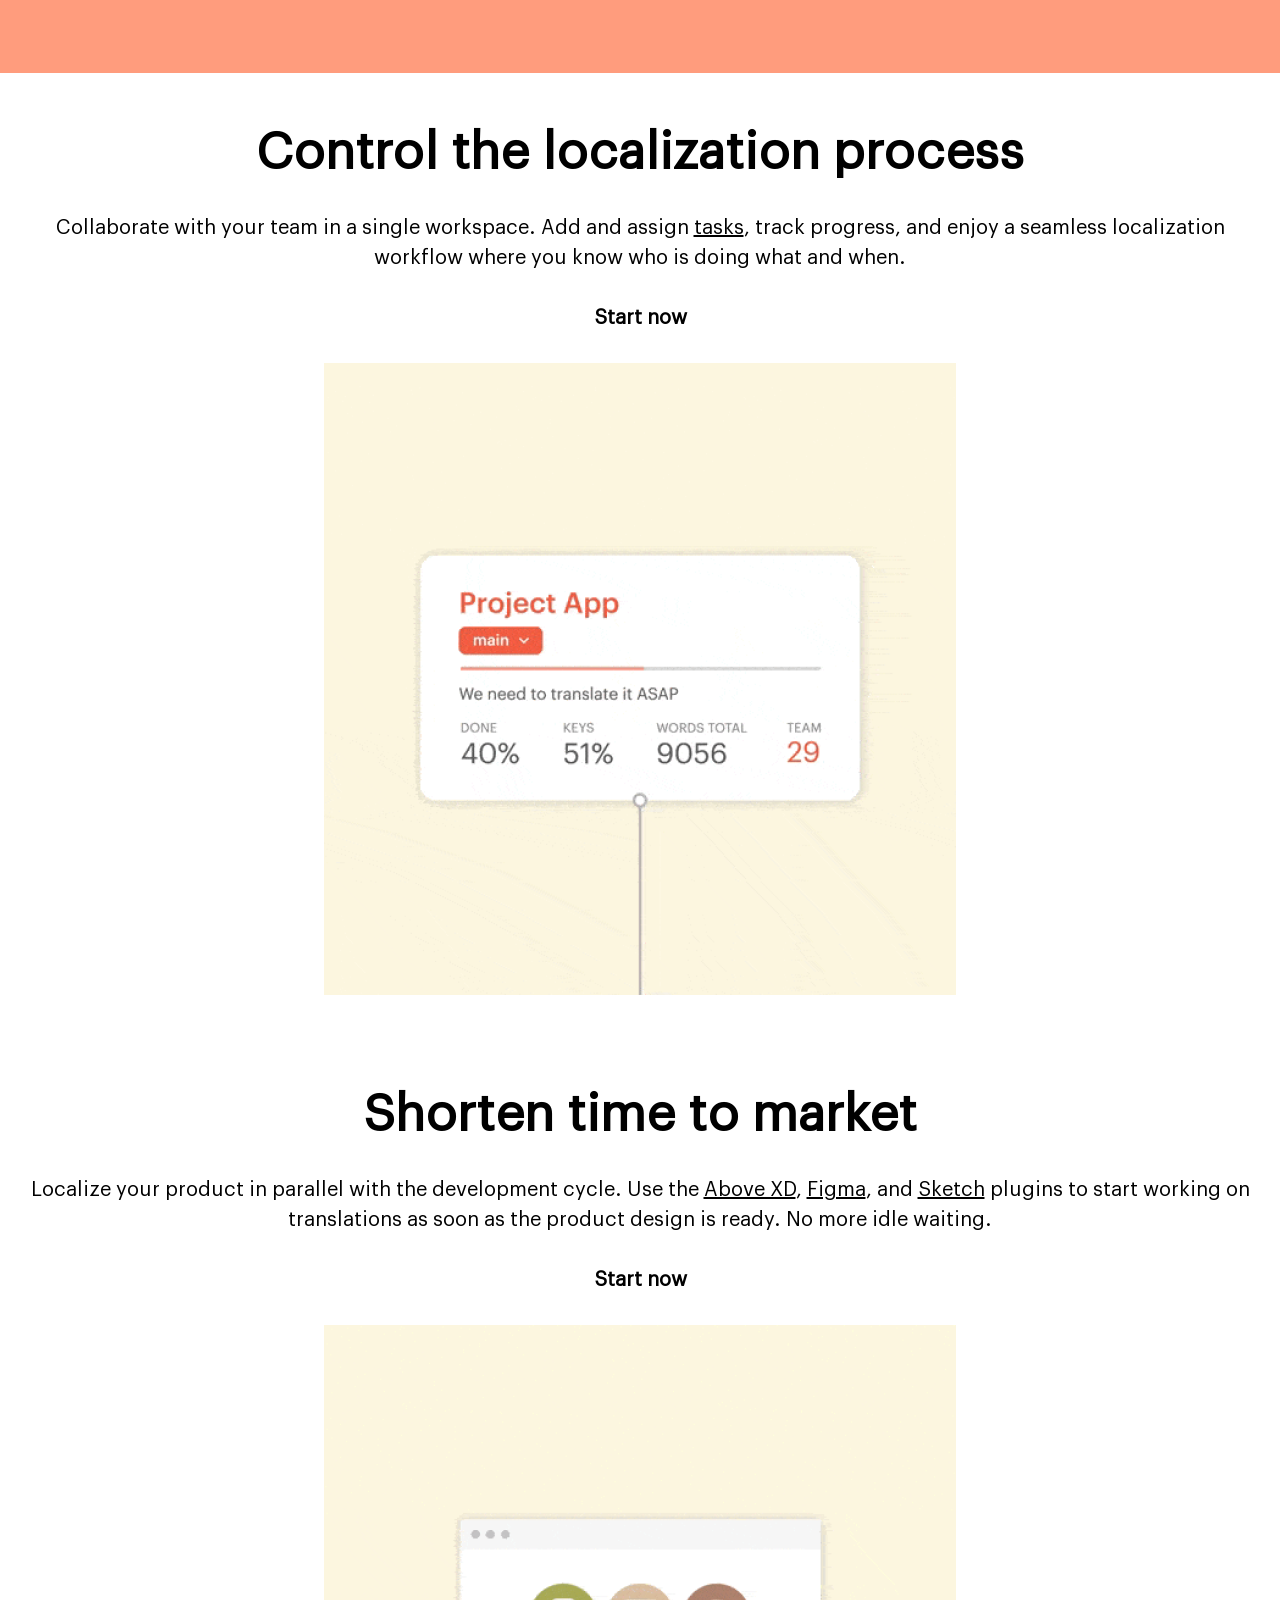
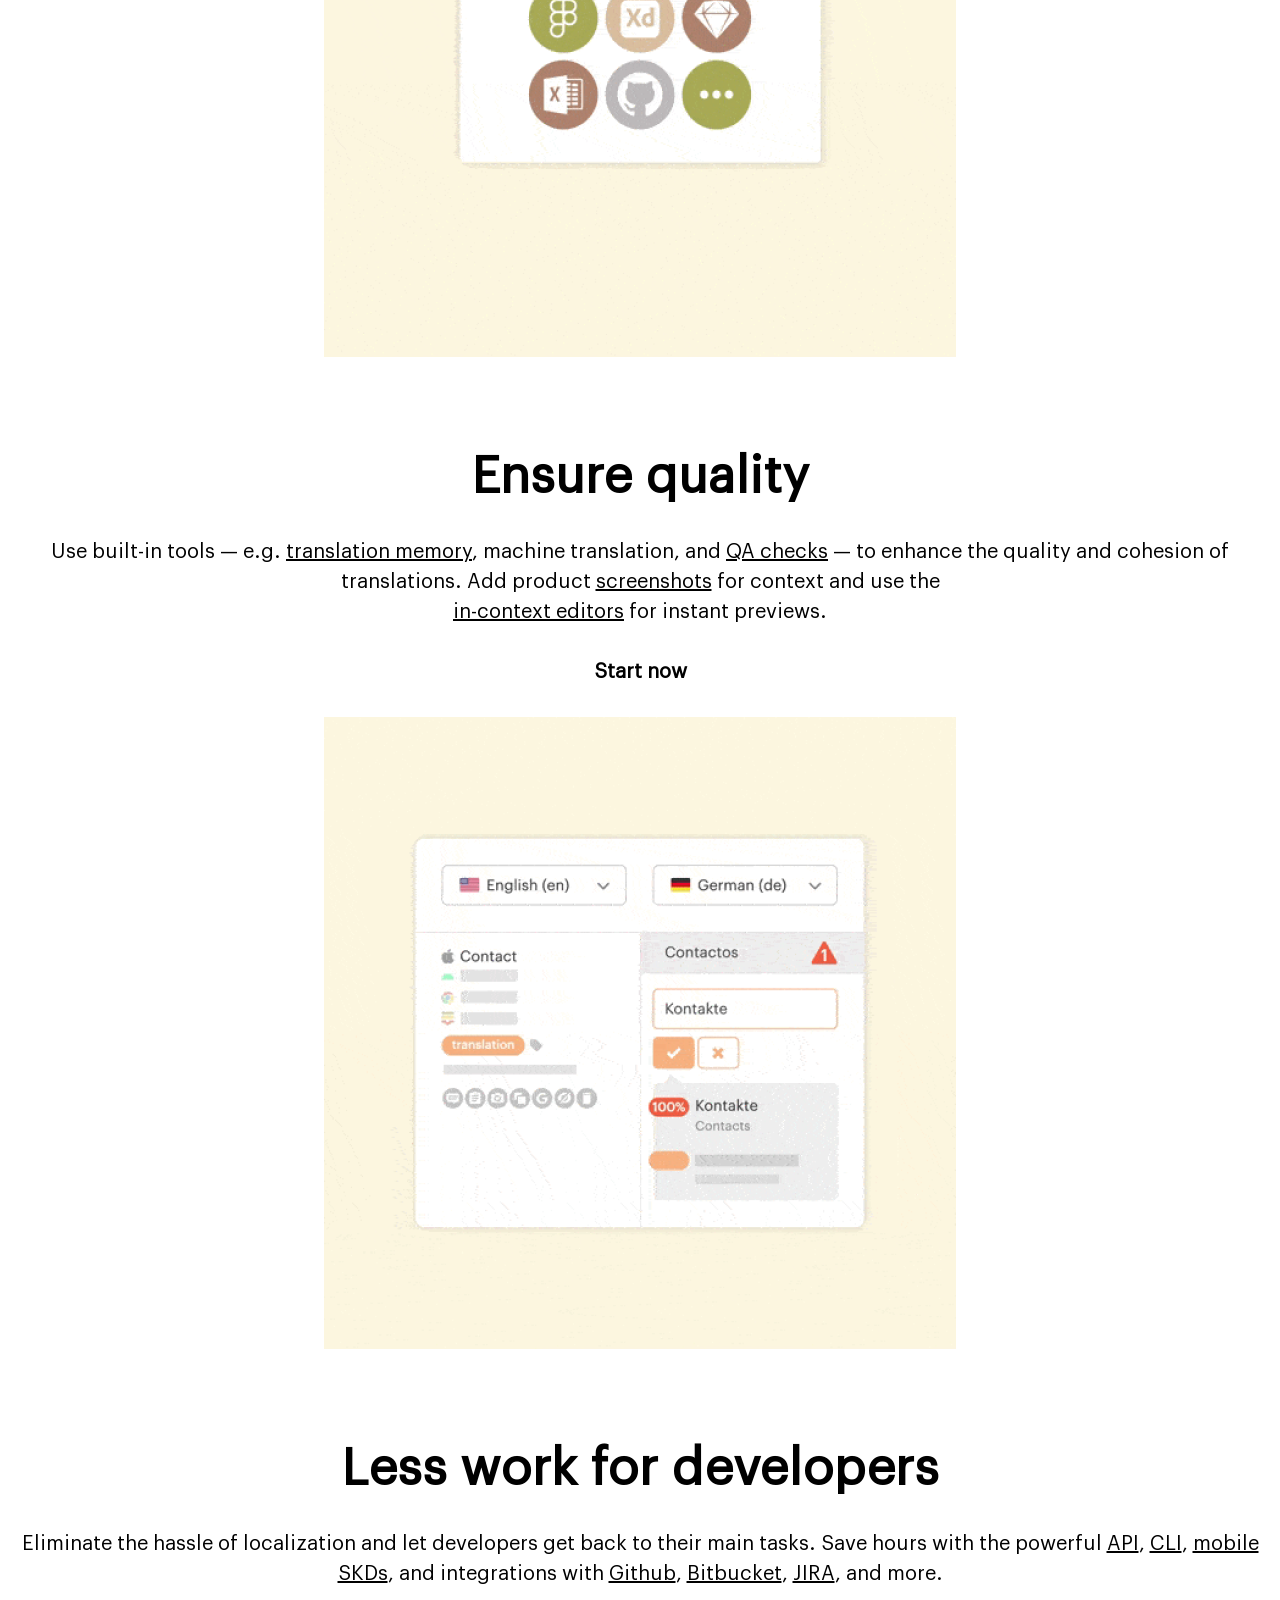
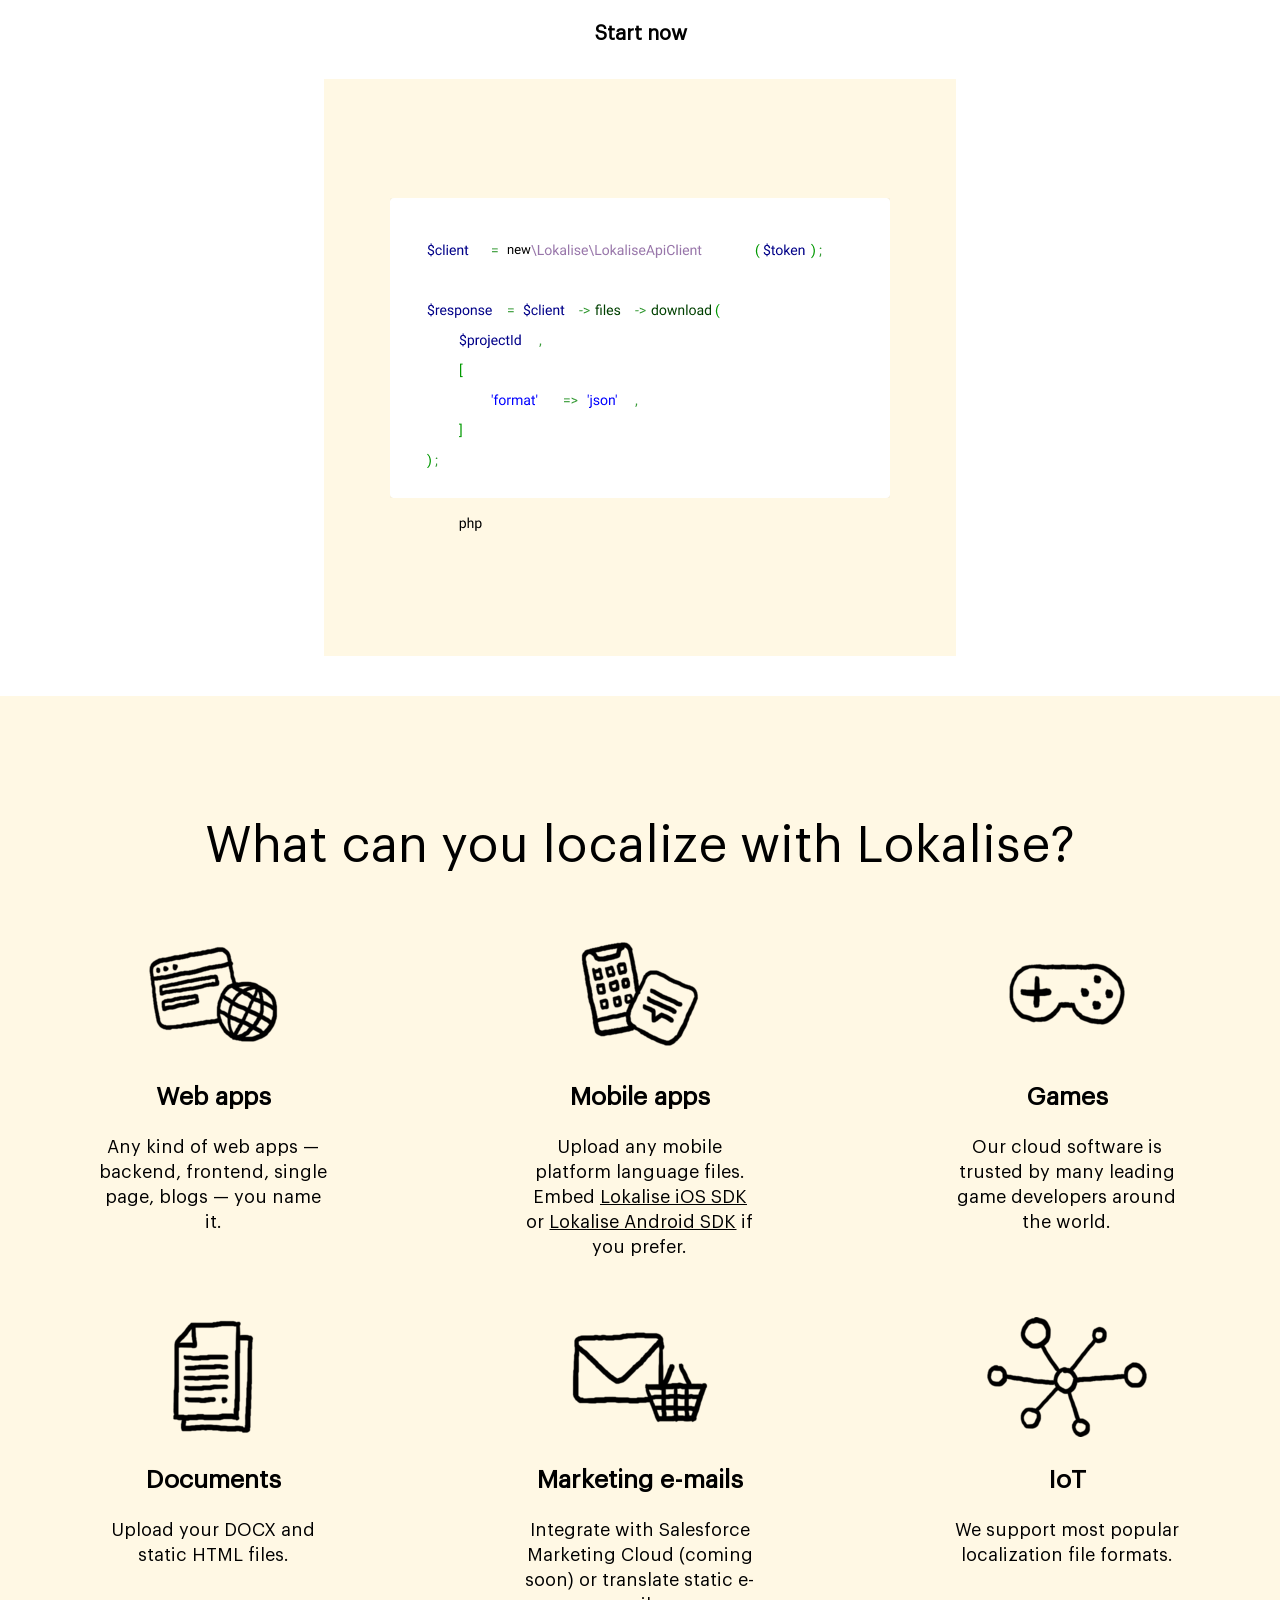
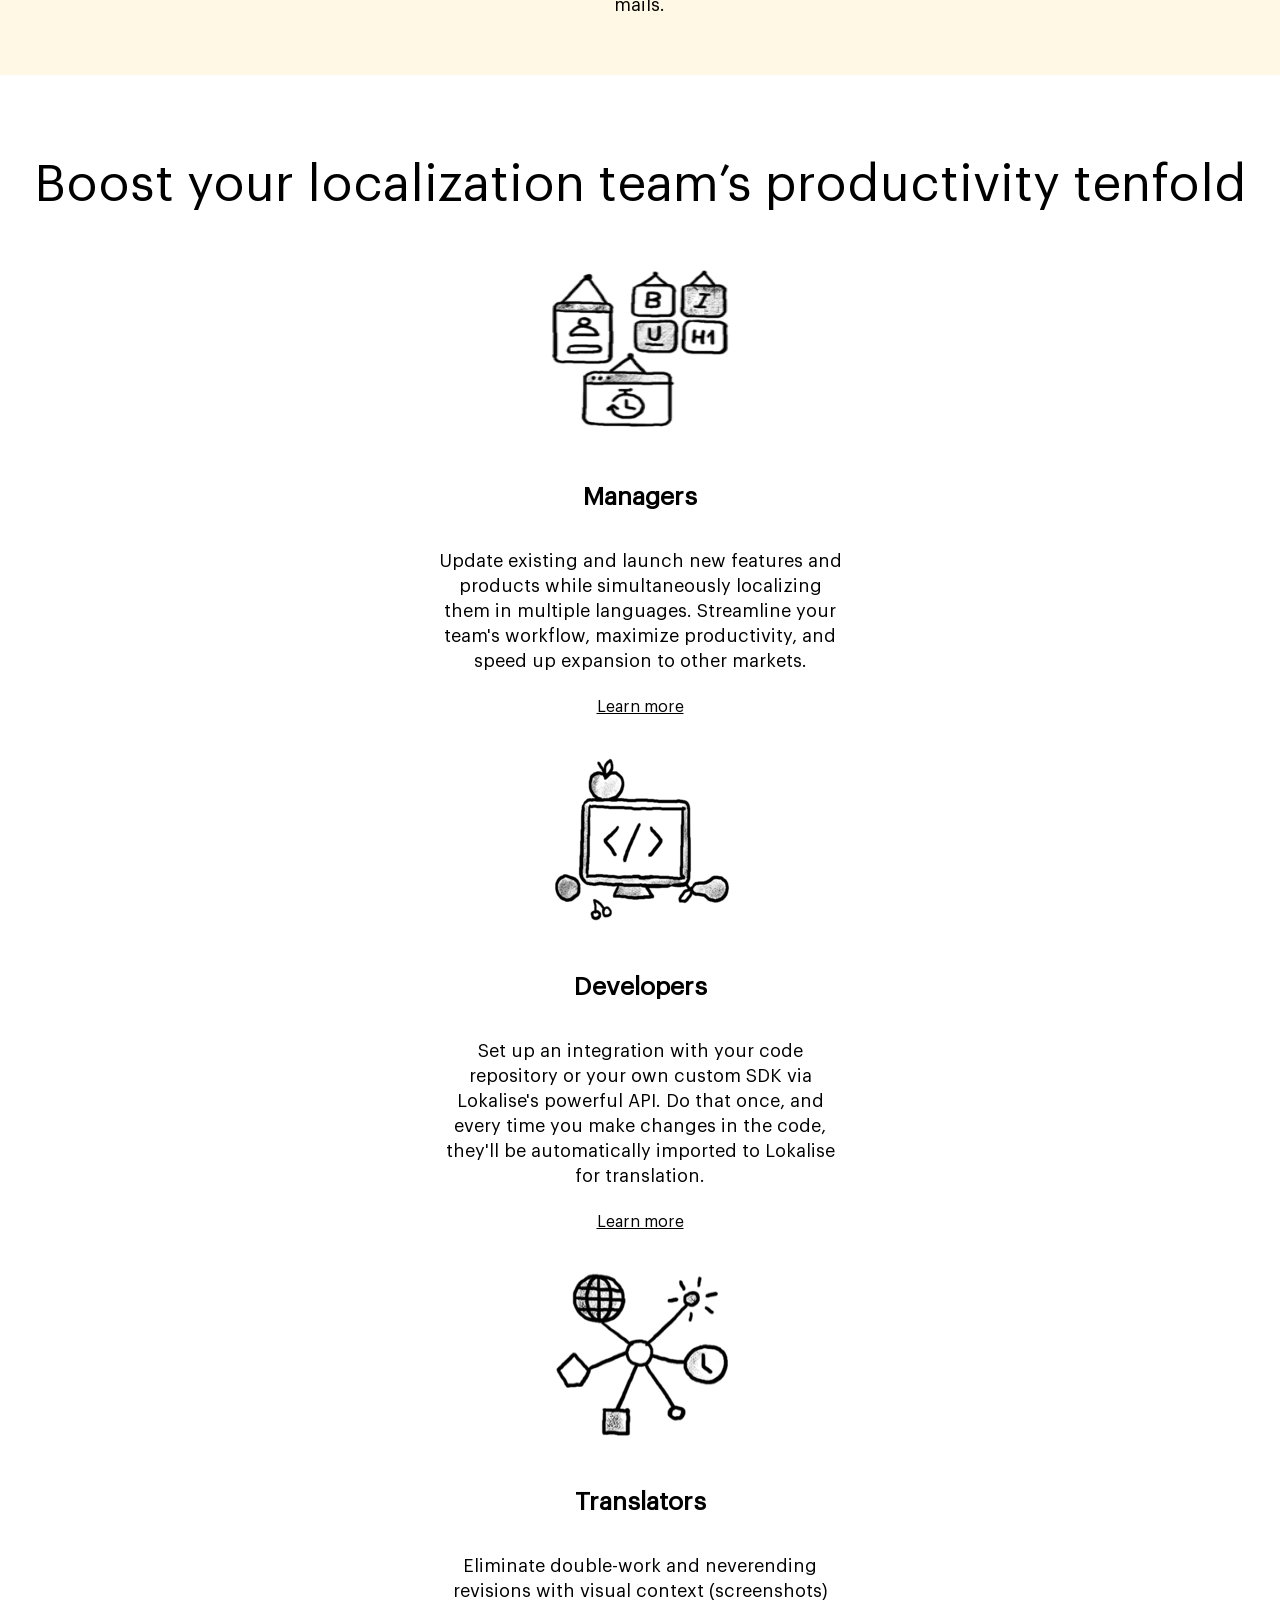
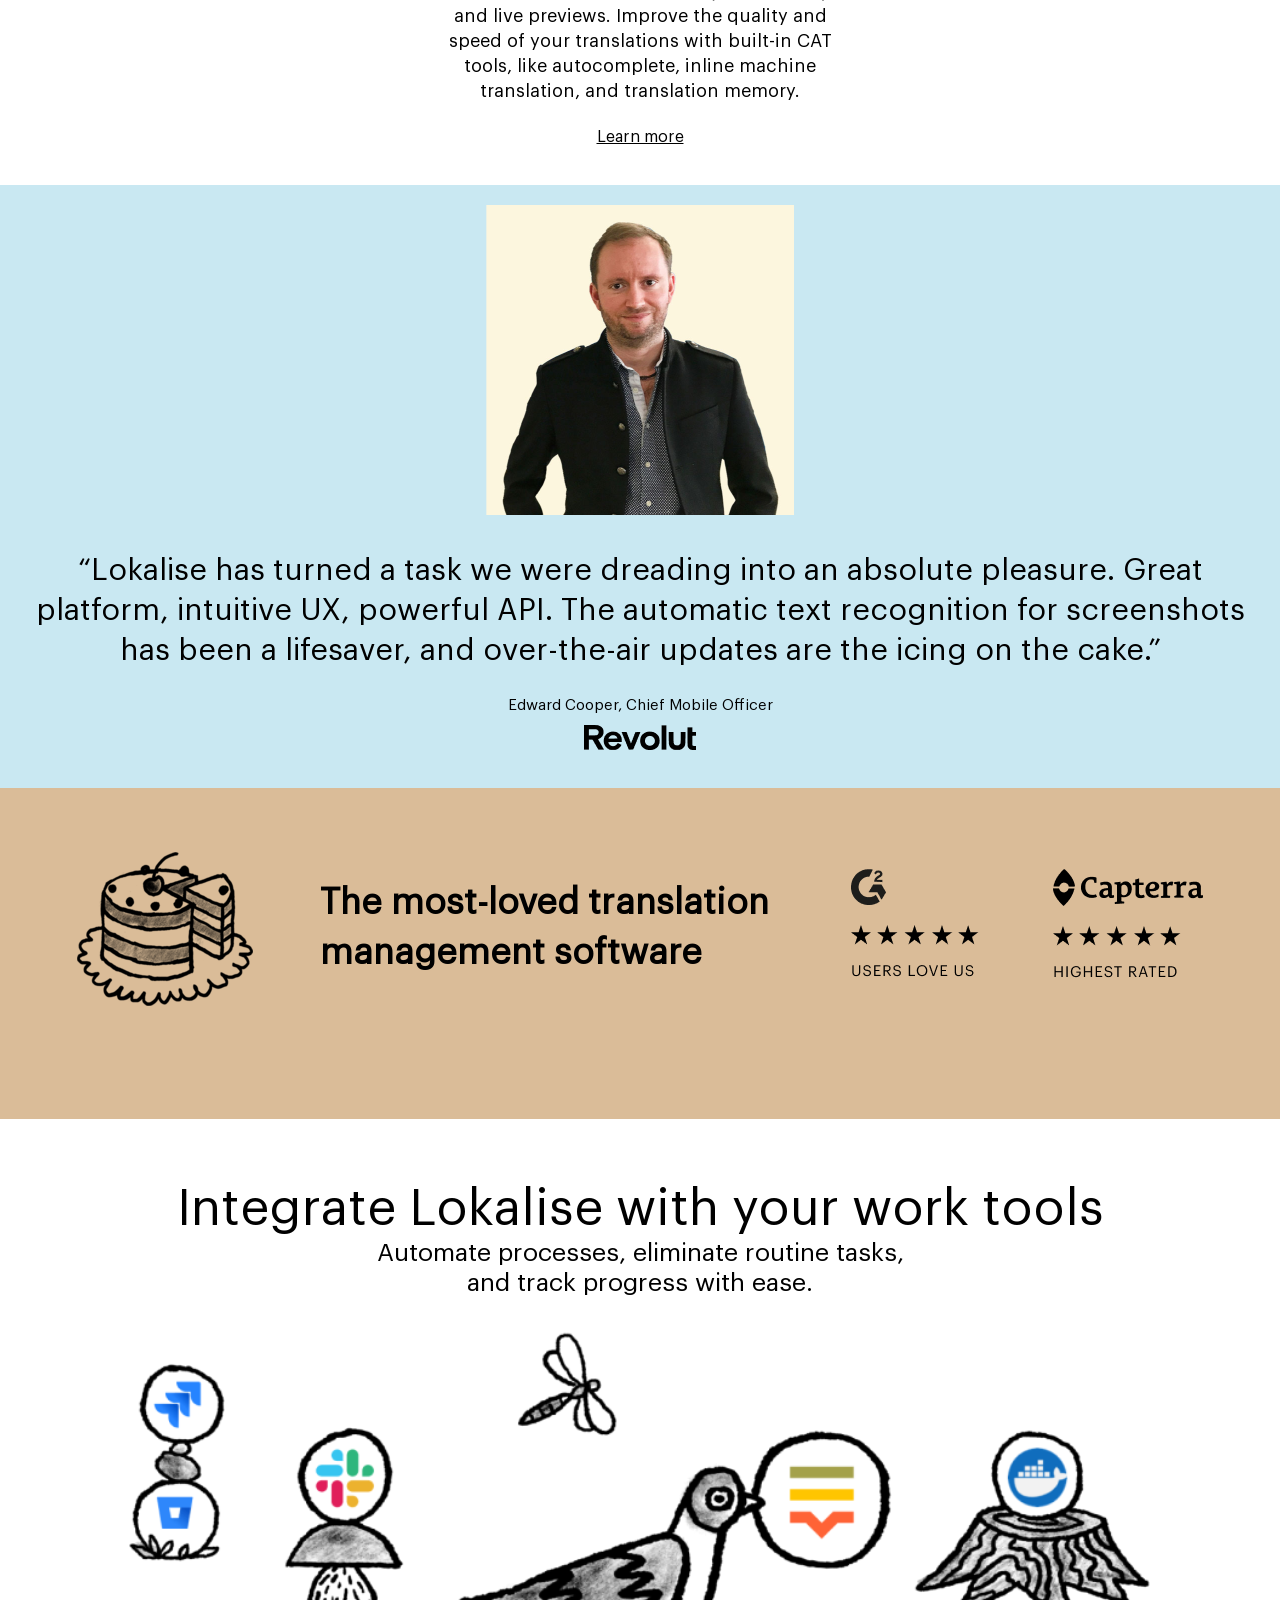
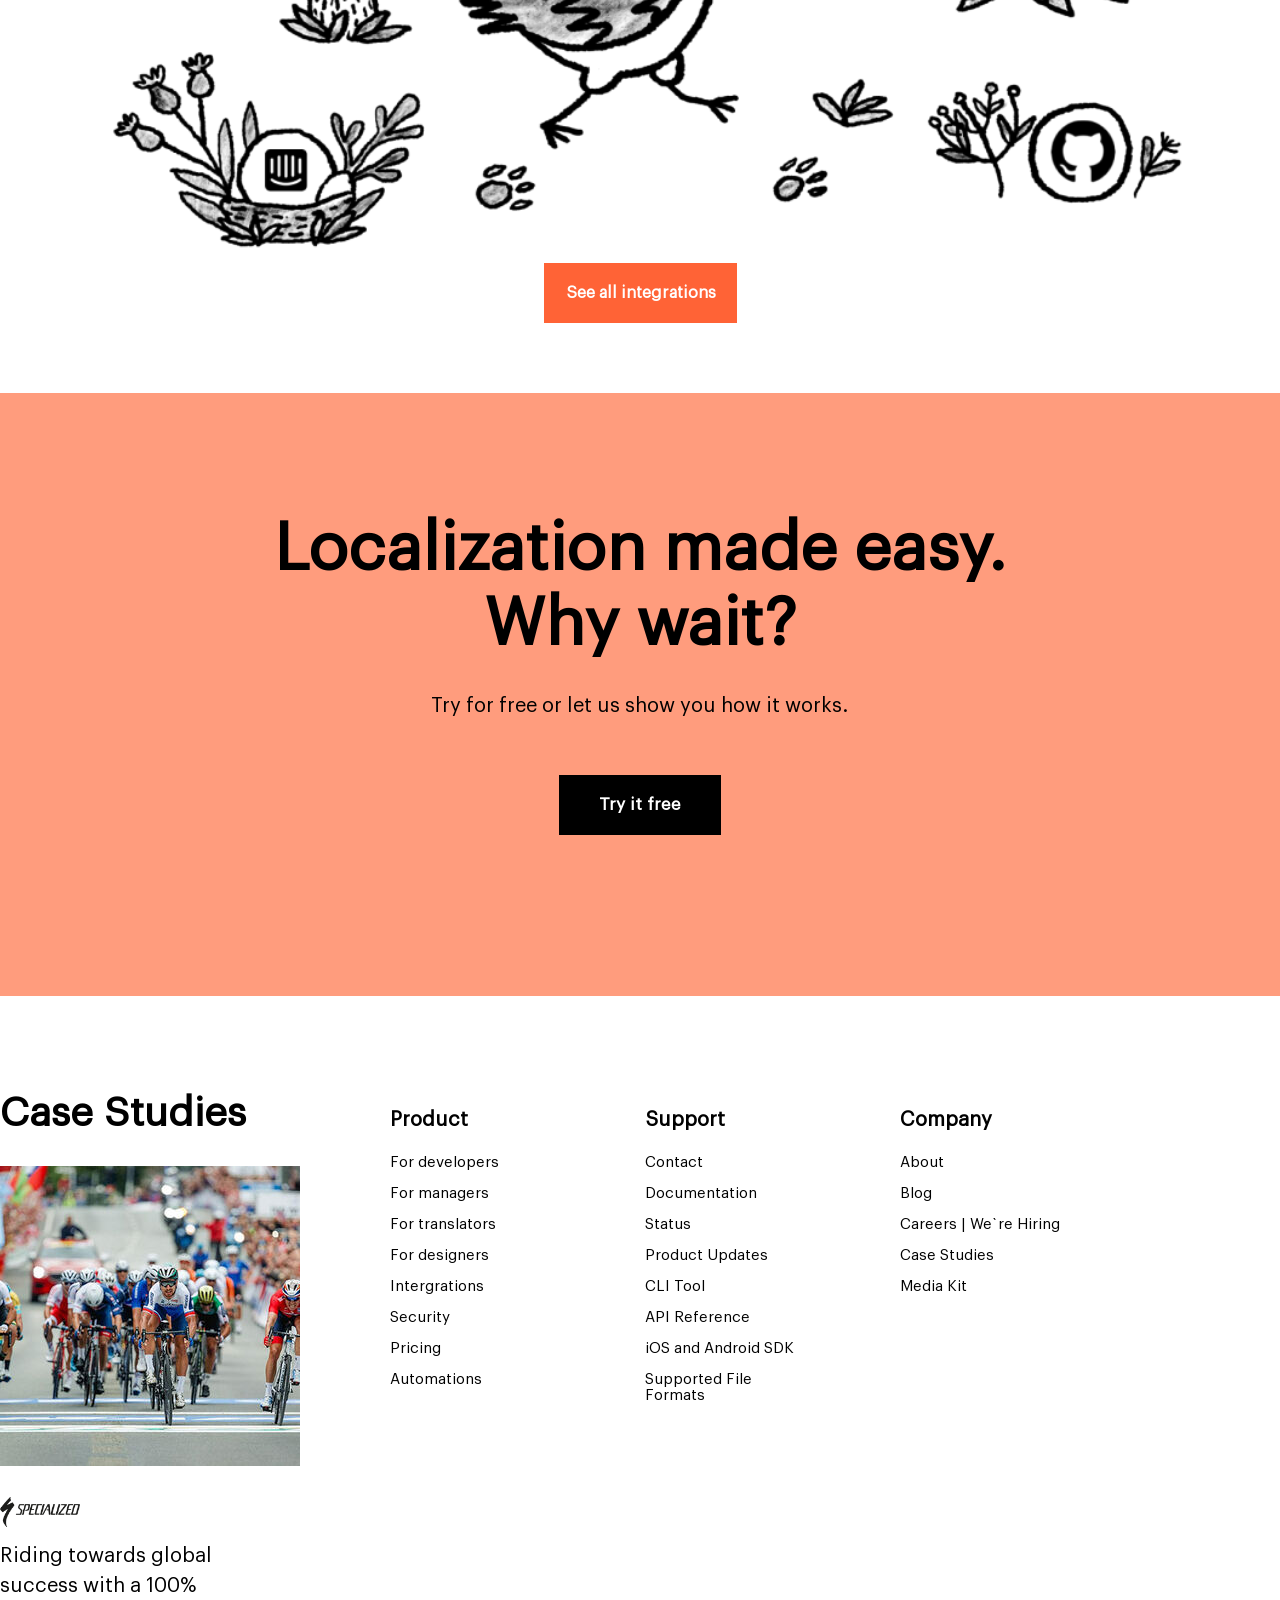
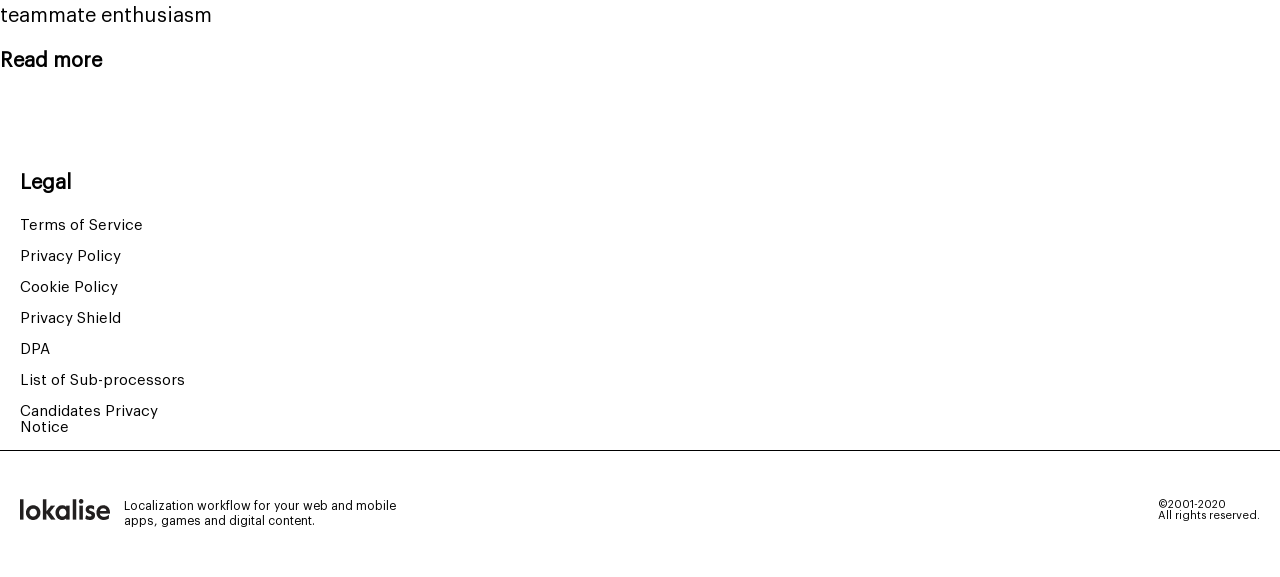
<file: dz11-responsive-saas-landing/index.html>
<!DOCTYPE html>
<html lang="en">
<head>
    <meta charset="UTF-8">
    <title>Document</title>
    <meta name="viewport" content="width=device-width, initial-scale=1.0">
    <link rel="stylesheet" href="reset.css">
    <link rel="stylesheet" href="style.css">
</head>
<body>
    <header>
        <div class="container">
            <div class="box">
                <a href="#" class="link-menu first"><img alt="logo" src="./images/Frame.png" class="logo"></a>
                <nav class="nav">
                    <ul class="menu">
                        <li class="item-menu"><a href="#" class="link-menu hvr-push">Product</a></li>
                        <li class="item-menu"><a href="#" class="link-menu hvr-push">Features</a></li>
                        <li class="item-menu"><a href="#" class="link-menu hvr-push">Pricing</a></li>
                        <li class="item-menu"><a href="#" class="link-menu hvr-push">Case studies</a></li>
                        <li class="item-menu"><a href="#" class="link-menu hvr-push">Resources</a></li>
                    </ul>
                </nav>
                <div class="button-box">
                    <a href="#" class="sub-link-menu hvr-grow-shadow">Log in</a>
                    <a href="#" class="sub-link-menu2 hvr-grow-shadow">Try it free</a>
                </div>
            </div>  
        </div>
    </header>
    <main>
        <div class="container">
            <div class="flex">
                <img src="./images/icon.png" alt="icon" class="main-icon">
                <div class="margin-left">
                    <h1 class="heading">Accelerate localization from code to delivery</h1>
                    <p class="parag">A localization and translation management platform for agile teams. Embrace automation, workflow transparency, and fast project delivery.</p>                   
                    <a href="#" class="sub-link-menu2 subbutton hvr-grow-shadow">Try it free</a>
                    <a href="#" class="sub-link-menu subbutton2 hvr-grow-shadow">Book a demo</a>
                    <p class="sub-parag">Try all features for 14 days · No credit card required</p>
                </div>
            </div>
        </div>
        </div>
        <div class="background">
            <div class="container">
                <div class="flex-box">
                    <h2 class="subheading">The preferred localization<br>tool of 1500+ companies</h2>
                    <div class="imgcon">
                        <a href="#" class="brand-icon"><img src="./images/specialized.png" alt="brand"></a>
                        <a href="#" class="brand-icon"><img src="./images/Virgin.png" alt="brand"></a>
                        <a href="#" class="brand-icon"><img src="./images/Tidal.png" alt="brand" ></a>
                        <a href="#" class="brand-icon"><img src="./images/Revolut.png" alt="brand"></a>
                        <a href="#" class="brand-icon"><img src="./images/yelp.png" alt="brand"></a>
                        <a href="#" class="brand-icon"><img src="./images/daimler.png" alt="brand"></a>
                    </div>
                </div>
            </div>
        </div>
         <div class="container">
            <div class="flex-con">
                <div class="safe">
                    <h2 class="short-heading">Control the localization process</h2>
                    <p class="decription">Collaborate with your team in a single workspace. Add and assign <a href="#" target="blank_" class="in-text-link hvr-underline-reveal">tasks</a>, track progress, and enjoy a seamless localization workflow where you know who is doing what and when.</p>
                    <a href="#" class="start">Start now</a>
                </div>  
                <img src="./images/project_app.png" alt="project" class="img-size">
            </div>
            <div class="flex-con reverse">
                <div class="safe">
                    <h2 class="short-heading">Shorten time to market</h2>
                    <p class="decription">Localize your product in parallel with the development cycle. Use the <a href="#" target="blank_" class="in-text-link">Above XD</a>, <a href="#" target="blank_" class="in-text-link">Figma</a>, and <a href="#" target="blank_" class="in-text-link">Sketch</a> plugins to start working on translations as soon as the product design is ready. No more idle waiting.</p>
                    <a href="#" class="start">Start now</a>
                </div>  
                <img src="./images/apps.png" alt="project" class="img-size">
            </div>
            <div class="flex-con">
                <div class="safe">
                    <h2 class="short-heading">Ensure quality</h2>
                    <p class="decription">Use built-in tools — e.g. <a href="#" target="blank_" class="in-text-link">translation memory</a>, machine translation, and <a href="#" target="blank_" class="in-text-link">QA checks</a> — to enhance the quality and cohesion of translations. Add product <a href="#" target="blank_" class="in-text-link">screenshots</a> for context and use the<br> <a href="#" target="blank_" class="in-text-link">in-context editors</a> for instant previews.</p>
                    <a href="#" class="start">Start now</a>
                </div>  
                <img src="./images/contact.png" alt="project" class="img-size">
            </div>
            <div class="flex-con reverse">
                <div class="safe">
                    <h3 class="short-heading">Less work for developers</h3>
                    <p class="decription">Eliminate the hassle of localization and let developers get back to their main tasks. Save hours with the powerful <a href="#" target="blank_" class="in-text-link">API</a>, <a href="#" target="blank_" class="in-text-link">CLI</a>, <a href="#" target="blank_" class="in-text-link">mobile SKDs</a>, and integrations with  <a href="#" target="blank_" class="in-text-link">Github</a>, <a href="#" target="blank_" class="in-text-link">Bitbucket</a>, <a href="#" target="blank_" class="in-text-link">JIRA</a>, and more.</p>
                    <a href="#" class="start">Start now</a>
                </div>
                    <img src="./images/code.png" alt="project" class="img-size">
            </div>
        </div>
        <div class="sub-back">
            <div class="container">
                <h2 class="big-heading">What can you localize with Lokalise?</h2>
                <div class="flex-container">
                    <div class="card-box">
                        <div class="icon-flex">
                            <img src="./images/webapps.png" alt="webapp" class="card-icon">
                        </div>
                        <h3 class="card-heading">Web apps</h3>
                        <p class="card-parag">Any kind of web apps — backend, frontend, single page, blogs — you name it.</p>
                    </div>
                    <div class="card-box">
                        <div class="icon-flex">
                            <img src="./images/mobile apps.png" alt="webapp" class="card-icon">
                        </div>                        
                        <h3 class="card-heading">Mobile apps</h3>
                        <p class="card-parag">Upload any mobile platform language files. Embed <a href="#" target="blank_" class="in-text-link">Lokalise iOS SDK</a> or <a href="#" target="blank_" class="in-text-link">Lokalise Android SDK</a> if you prefer. </p>
                    </div>
                    <div class="card-box">
                        <div class="icon-flex">
                            <img src="./images/games.png" alt="webapp" class="card-icon">
                        </div>                        
                        <h3 class="card-heading">Games</h3>
                        <p class="card-parag">Our cloud software is trusted by many leading game developers around the world.</p>
                    </div>
                    <div class="card-box">
                        <div class="icon-flex">
                            <img src="./images/documents.png" alt="webapp" class="card-icon">
                        </div>                        
                        <h3 class="card-heading">Documents</h3>
                        <p class="card-parag">Upload your DOCX and static HTML files.</p>
                    </div>
                    <div class="card-box">
                        <div class="icon-flex">
                            <img src="./images/email.png" alt="webapp" class="card-icon">
                        </div>                        
                        <h3 class="card-heading">Marketing e-mails</h3>
                        <p class="card-parag">Integrate with Salesforce Marketing Cloud (coming soon) or translate static e-mails.</p>
                    </div>
                    <div class="card-box">
                        <div class="icon-flex">
                            <img src="./images/IOT.png" alt="webapp" class="card-icon">
                        </div>                        
                        <h3 class="card-heading">IoT</h3>
                        <p class="card-parag">We support most popular localization file formats.</p>
                    </div>
                </div>     
            </div>
        </div>
        <div class="container">
            <h2 class="big-heading second">Boost your localization team’s productivity tenfold</h2>
            <div class="second-flex-card-container">
                <div class="padding">
                    <img src="./images/managers.png" alt="webapp" class="card-icon second-card-icon">
                    <h3 class="card-heading second-card-heading">Managers</h3>
                    <p class="card-parag second-card-parag">Update existing and launch new features and products while simultaneously localizing them in multiple languages. Streamline your team's workflow, maximize productivity, and speed up expansion to other markets.</p>
                    <a href="#" class="learn">Learn more</a>
                </div>
                <div class="padding">
                    <img src="./images/developers.png" alt="webapp" class="card-icon second-card-icon">
                    <h3 class="card-heading second-card-heading">Developers</h3>
                    <p class="card-parag second-card-parag">Set up an integration with your code repository or your own custom SDK via Lokalise's powerful API. Do that once, and every time you make changes in the code, they'll be automatically imported to Lokalise for translation.</p>
                    <a href="#" class="learn">Learn more</a>
                </div>
                <div class="padding">
                    <img src="./images/translators.png" alt="webapp" class="card-icon second-card-icon">
                    <h3 class="card-heading second-card-heading">Translators</h3>
                    <p class="card-parag second-card-parag">Eliminate double-work and neverending revisions with visual context (screenshots) and live previews. Improve the quality and speed of your translations with built-in CAT tools, like autocomplete, inline machine translation, and translation memory.</p>
                    <a href="#" class="learn">Learn more</a>
                </div>
            </div>
        </div>
        <div class="sub-background">
            <div class="container">
                <div class="flex-garage">
                    <img src="./images/man.png" alt="man" class="man">
                    <div class="Ustal-pridumivat">
                        <p class="big-parag">“Lokalise has turned a task we were dreading into an absolute pleasure. Great platform, intuitive UX, powerful API. The automatic text recognition for screenshots has been a lifesaver, and over-the-air updates are the icing on the cake.”</p>
                        <p class="mini-parag">Edward Cooper, Chief Mobile Officer</p>
                        <a href="#" class="relolut-link"><img src="./images/Revolut.png" alt="brand" class="icon-revolut"></a>
                    </div>
                </div>
            </div>
        </div>
        <div class="double-sub-background">
            <div class="container">
                <div class="flex-zzz">
                    <a href="#" class="pie"><img src="./images/pie.png"></a>
                    <h2 class="title">The most-loved translation management software</h2>
                    <div class="brand-border">
                        <a class="users" href="#"><img src="./images/userslove.png" alt="users"></a>
                        <a href="#"><img src="./images/capterra.png" alt="capterra"></a>
                    </div>
                </div>
            </div>
        </div>
        <div class="container">
            <div class="pre-last-flex">
                <h2 class="pre-last-heading">Integrate Lokalise with your work tools</h2>
                <p class="pre-last-parag">Automate processes, eliminate routine tasks, and track progress with ease.</p>
                <img src="./images/bird.png" alt="bird" class="bird">
                <a href="#" class="pre-last-button hvr-grow-shadow">See all integrations</a>
            </div>
        </div>
        <div class="last-backgroung">
            <div class="container">
                <div class="last-flex">
                    <h2 class="last-heading">Localization made easy. Why wait?</h2>
                    <p class="last-big-parag">Try for free or let us show you how it works.</p>
                    <a href="#" class="last-button hvr-grow-shadow">Try it free</a>
                </div>
            </div>
        </div>
    </main>
    <footer>
        <div class="container">
            <div class="super-last-flex">
                <div class="flex-flex">
                    <h2 class="super-last-heading">Case Studies</h2>
                    <img class="last-icon" src="./images/Bikes.png">
                    <a href="#" class="link-block"><img src="./images/specialized.png" alt="brand" class="specialized"></a>
                    <p class="super-last-parag">Riding towards global success with a 100% teammate enthusiasm</p>
                    <a href="#" class="read-more">Read more</a>
                </div>
                <div class="flex-container2">
                    <h2 class="title-name">Product</h2>
                    <ul>
                        <li class="list"><a href="#" class="sub-links">For developers</a></li>
                        <li class="list"><a href="#" class="sub-links">For managers</a></li>
                        <li class="list"><a href="#" class="sub-links">For translators</a></li>
                        <li class="list"><a href="#" class="sub-links">For designers</a></li>
                        <li class="list"><a href="#" class="sub-links">Intergrations</a></li>
                        <li class="list"><a href="#" class="sub-links">Security</a></li>
                        <li class="list"><a href="#" class="sub-links">Pricing</a></li>
                        <li class="list"><a href="#" class="sub-links">Automations</a></li>
                    </ul>
                </div>
                <div class="flex-container2">
                    <h2 class="title-name">Support</h2>
                    <ul>
                        <li class="list"><a href="#" class="sub-links">Contact</a></li>
                        <li class="list"><a href="#" class="sub-links">Documentation</a></li>
                        <li class="list"><a href="#" class="sub-links">Status</a></li>
                        <li class="list"><a href="#" class="sub-links">Product Updates</a></li>
                        <li class="list"><a href="#" class="sub-links">CLI Tool</a></li>
                        <li class="list"><a href="#" class="sub-links">API Reference</a></li>
                        <li class="list"><a href="#" class="sub-links">iOS and Android SDK</a></li>
                        <li class="list"><a href="#" class="sub-links">Supported File Formats</a></li>
                    </ul>
                </div>
                <div class="flex-container2">
                    <h2 class="title-name">Company</h2>
                    <ul>
                        <li class="list"><a href="#" class="sub-links">About</a></li>
                        <li class="list"><a href="#" class="sub-links">Blog</a></li>
                        <li class="list"><a href="#" class="sub-links">Careers | We`re Hiring</a></li>
                        <li class="list"><a href="#" class="sub-links">Case Studies</a></li>
                        <li class="list"><a href="#" class="sub-links">Media Kit</a></li>
                    </ul>
                </div>
                <div class="flex-container2">
                    <h2 class="title-name">Legal</h2>
                    <ul>
                        <li class="list"><a href="#" class="sub-links">Terms of Service</a></li>
                        <li class="list"><a href="#" class="sub-links">Privacy Policy</a></li>
                        <li class="list"><a href="#" class="sub-links">Cookie Policy</a></li>
                        <li class="list"><a href="#" class="sub-links">Privacy Shield</a></li>
                        <li class="list"><a href="#" class="sub-links">DPA</a></li>
                        <li class="list"><a href="#" class="sub-links">List of Sub-processors</a></li>
                        <li class="list"><a href="#" class="sub-links">Candidates Privacy<br>Notice</a></li>
                    </ul>
                </div>
            </div>
            <div class="ultra-last-flex">
                <a href="#" class="ultra-last-link"><img src="./images/lokalize2.png" alt="lokalize"></a>
                <p class="ultra-last-parag">Localization workflow for your web and mobile apps, games and digital content.</p>
                <p class="footer-parag">©2001-2020<br>All rights reserved.</p>
            </div>
        </div>
    </footer>
</body>
</html>
</file>
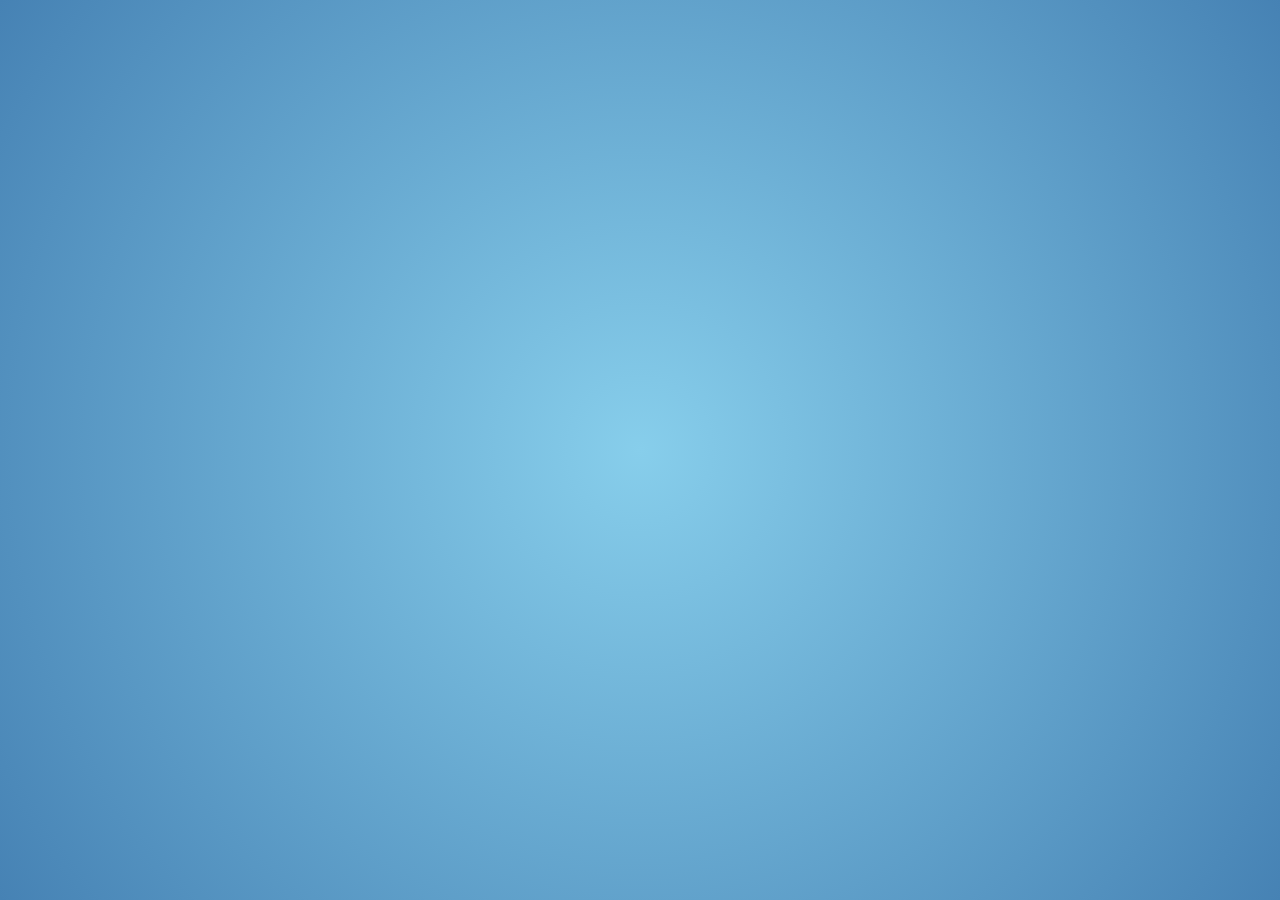
<file: hw2-js-calculator/index.html>
<!DOCTYPE html>
<html lang="en">
<head>
    <meta charset="UTF-8">
    <meta http-equiv="X-UA-Compatible" content="IE=edge">
    <meta name="viewport" content="width=device-width, initial-scale=1.0">
    <title>Document</title>
    <link rel="stylesheet" href="style.css">
</head>
<body>
    <script src="./app.js"></script>
</body>
</html>
</file>
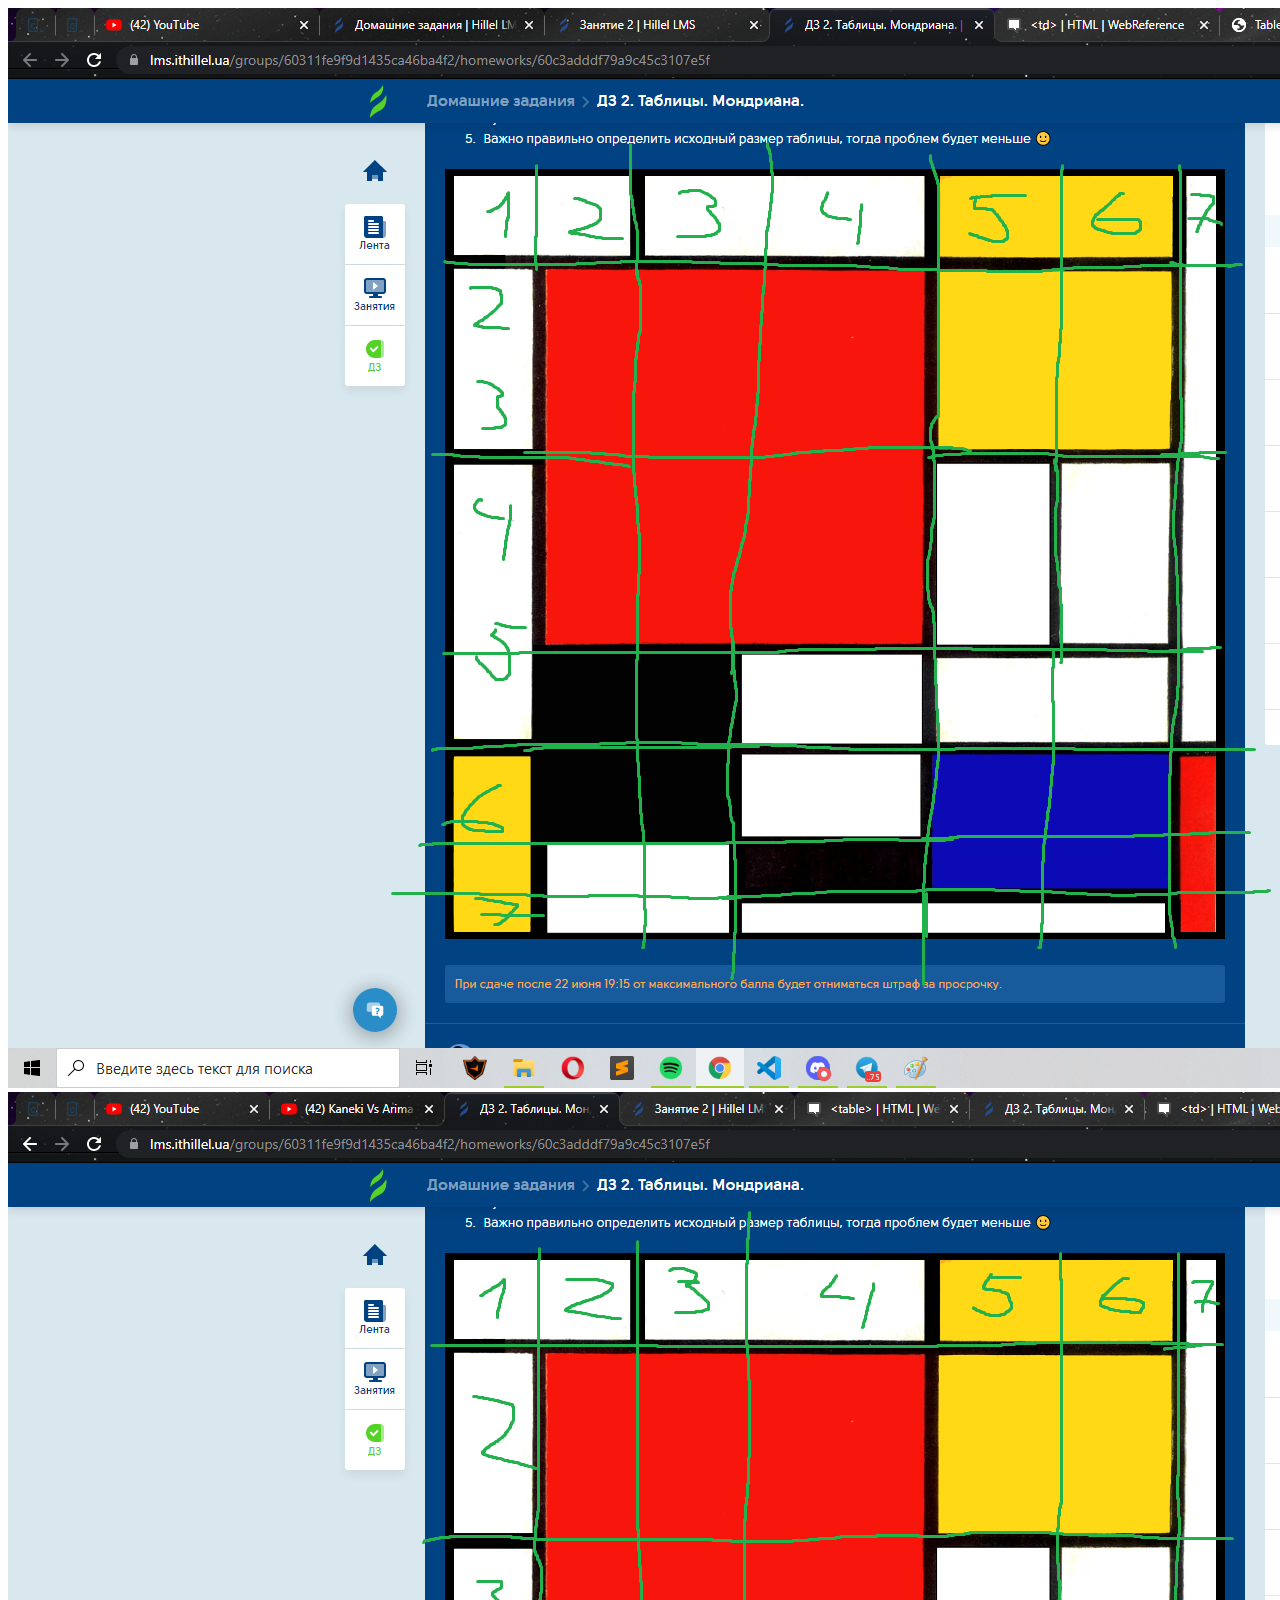
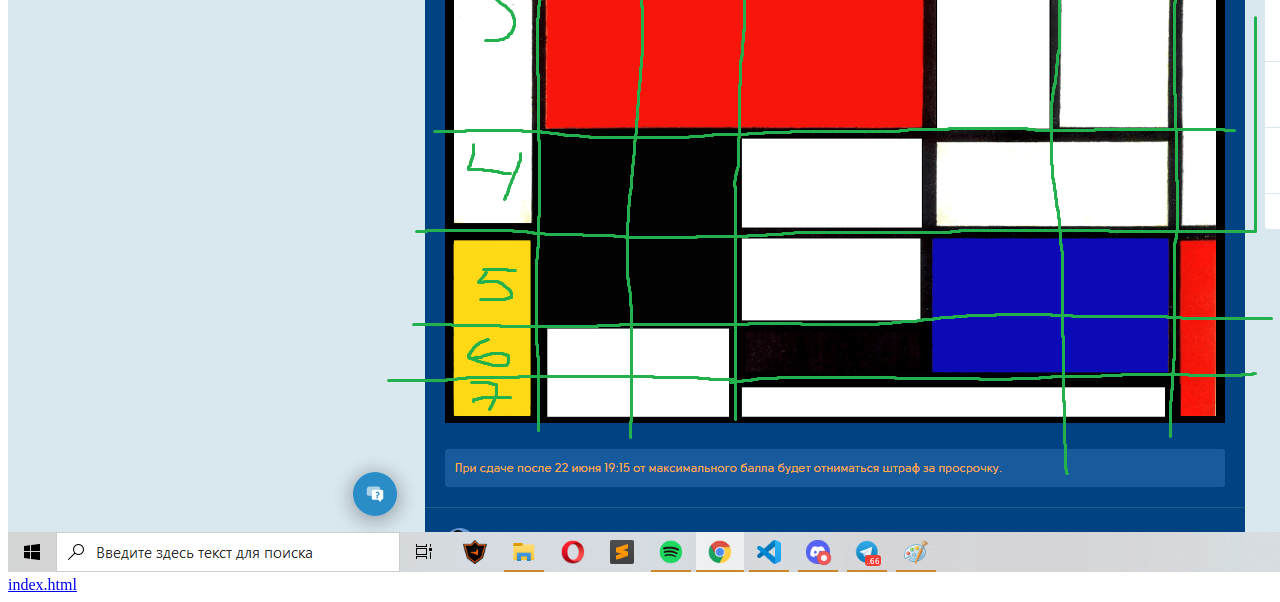
<file: dz04-git-basics-gallery/gallery.html>
<!DOCTYPE html>
<html lang="en">
<head>
    <meta charset="UTF-8">
    <meta http-equiv="X-UA-Compatible" content="IE=edge">
    <meta name="viewport" content="width=device-width, initial-scale=1.0">
    <title>Document</title>
</head>
<body>
    <img alt="mondriana" src="test.png">
    <img alt="mondriana" src="vse.png">
    <a href="index.html">index.html</a>
</body>
</html>
</file>
<file: dz05-css-selectors/style.css>
.body {
    background-color: gray;
}
h1 {
    color: white;
}
#test {
    color: white;
}
div > p {
    color: red;
}
.text.text-2 {
    color: green;
}
.h2 {
    color: red;
}
.lorem {
    color: aqua;
}
.ul {
    color: blue;
}
.ol {
    color: violet;
}
</file>
<file: dz06-esports-player-cards/style.css>
body {
    background-color: blanchedalmond;
}
.main{
    border: black solid 1px;
    width: 373px;
    height: 490px;
    display: inline-block;
    vertical-align: top;
}
.s1mple {
    width: 350px;
    margin: 10px;
    border: black solid 1px;
}
.h4 {
    width: 250px;
    margin: 1px 1px 5px 10px;
    border: black solid 1px;
    padding-left: 100px;  
}
.ua {
    width: 25px;
    margin-left: 3%;
}
.div {
    width: 350px;
    margin: 1px 1px 5px 10px;
    border: black solid 1px;
}
.navi {
    width: 25px;
    margin-left: 3%;
    <!-- Я пока оставлю так но хотел бы узнать как сделать это лучше,мне не нравится что оно двигает список,как бы это можно было исправить? -->
}
.main-2{
    border: black solid 1px;
    width: 373px;
    height: 490px;
    margin-left: 30px;
    display: inline-block;
    vertical-align: top;
}
.niko {
    width: 350px;
    margin: 10px;
    border: black solid 1px;
    height: 286px;
}
.h4-1 {
    width: 220px;
    margin: 1px 1px 5px 10px;
    border: black solid 1px;
    padding-left: 130px;
}
.bosnia {
    width: 25px;
    margin-left: 3%;
}
.g2 {
    width: 25px;
    margin-left: 3%;
}
.stewie {
    width: 350px;
    margin: 10px;
    border: black solid 1px;
    height: 286px
}
</file>
<file: dz07-portfolio-landing/style.css>
@font-face {
    font-family: 'Roboto';
    src: url('./fonts/Roboto-Regular.eot');
    src: url('./fonts/Roboto-Regular.eot?#iefix') format('embedded-opentype'),
        url('./fonts/Roboto-Regular.woff2') format('woff2'),
        url('./fonts/Roboto-Regular.woff') format('woff'),
        url('./fonts/Roboto-Regular.ttf') format('truetype'),
        url('./fonts/Roboto-Regular.svg#Roboto-Regular') format('svg');
    font-weight: normal;
    font-style: normal;
    font-display: swap;
}

@font-face {
    font-family: 'Roboto';
    src: url('./fonts/Roboto-Medium.eot');
    src: url('./fonts/Roboto-Medium.eot?#iefix') format('embedded-opentype'),
        url('./fonts/Roboto-Medium.woff2') format('woff2'),
        url('./fonts/Roboto-Medium.woff') format('woff'),
        url('./fonts/Roboto-Medium.ttf') format('truetype'),
        url('./fonts/Roboto-Medium.svg#Roboto-Medium') format('svg');
    font-weight: 500;
    font-style: normal;
    font-display: swap;
}

.header {
    background-color: #EEEFF1;
      
}
.container {
    margin-left: auto;
    margin-right: auto;
    padding-bottom: 146px;
    margin-bottom: 119px;
    width: 1100px;  
}
.section {
    font-family: 'Roboto',sans-serif;
    font-weight: 500;
    font-size: 16px;
    font-style: normal;
    letter-spacing: 0.1em;
    line-height: 26px;
    display: inline-block;
    text-decoration-line: none; 
}
.link {
    text-decoration: none;
    color: #000;
}
.link2 {
    text-decoration: none;
    color: #34547A;
}
.menu {
    font-family: 'Roboto',sans-serif;
    font-weight: 400;
    font-size: 16px;
    font-style: normal;
    letter-spacing: 0.1em;
    margin-left: 42px;
    margin-top: 72px; 
    line-height: 26px;
    display: inline-block;
}
.nav {
    margin-bottom: 166px;
}
.heading {
    font-family: 'Roboto',sans-serif;
    font-size: 48px;
    font-weight: 500;
    line-height: 79px;
    font-style: normal;
    margin-bottom: 60px;
}
.text {
    font-family: 'Roboto',sans-serif;
    font-style: normal;
    font-weight: 400;
    font-size: 16px;
    line-height: 26px;
    margin-bottom: 60px;
    color: #727272;
    width: 540px;
}
.item.link.button {
    font-family: 'Roboto',sans-serif;;
    font-size: 16px;
    font-weight: 400;
    font-style: normal;
    line-height: 26px;
    text-align: center;
    letter-spacing: 0.1em;
    color: #FFFFFF;
    background-color: #34547A;
    padding: 20px 41px;
    display: inline-block;
    vertical-align: top;
}
.title {
    font-family: 'Roboto',sans-serif;
    font-style: normal;
    font-weight: 500;
    font-size: 32px;
    line-height: 37px;
    text-align: center;
    margin-bottom: 50px;
    width: 403px;
    height: 30px;
    margin-left: auto;
    margin-right: auto;  
}
.parag {
    font-family: 'Roboto',sans-serif;
    font-style: normal;
    font-weight: 400;
    font-size: 16px;
    line-height: 26px;
    text-align: center;
    color: #727272;
    width: 540px;
    margin-bottom: 100px;
    margin-left: auto;
    margin-right: auto;    
}
.container2 {
    width: 1100px;
    margin-left: auto;
    margin-right: auto;
    padding-top: 100px;
    padding-bottom: 100px;
}
.blockmain {
    background-color: #34547A;
    margin-bottom: 100px;
}
.block1 {
 
    display: inline-block;
    margin-right: 45px;

}
.block1:last-child {
    margin-right: 0;
}
.block2 {
    display: inline-block;
    vertical-align: top;
    padding-top: 3px;
    margin-left: 20px;
}
.h2 {
    font-family: 'Roboto',sans-serif;
    font-style: normal;
    font-weight: 500;
    font-size: 21px;
    line-height: 21px;
    margin-bottom: 7px;
    color: #FFFFFF;
    
}
.p {
    font-family: 'Roboto',sans-serif;
    font-weight: 400;
    font-style: normal;
    font-weight: normal;
    font-size: 16px;
    line-height: 16px;
    color: #FFFFFF;
}
.box {
    margin-left: auto;
    margin-right: auto;
    width: 1100px;
}
.video {
    width: 1100px;
    height: 600px;
    margin-bottom: 94px;
}
.background {
    background-color: #34547A;
}
.footer {
    width: 1100px;
    margin-left: auto;
    margin-right: auto;
}
.p2 {
    font-family: 'Roboto',sans-serif;
    font-style: normal;
    font-weight: normal;
    font-size: 13px;
    line-height: 21px;
    color: #FFFFFF;
    padding-bottom: 45px;

}
.h2.last {
    margin-bottom: 0px;
}
.headline {
    margin-bottom: 20px;
    padding-top: 45px;
    
}
</file>
<file: dz08-float-layouts/style.css>
.block1 {
    background-color: red;
    width: 50px;
    height: 50px;
    border: blue solid 2px;
    float: left;
}
.block1-1{
    background-color: red;
    width: 50px;
    height: 50px;
    border: blue solid 2px;
}
.block2 {
    background-color: green;
    width: 50px;
    height: 50px;
    border: blue solid 2px;
}
.clearfix {
    clear: both;
}
.container {
    border: black solid 1px;
    margin-bottom: 40px;
}
.block3 {
    background-color: green;
    width: 50px;
    height: 50px;
    border: blue solid 2px;
    float: left;
}
.nav {
    float: right;
    margin: 20px;
}
.navleft {
    float: left;
    margin: 20px;
}
.nav2 {
    margin-left: auto;
    margin-right: auto;
    width: 190px;   
}
.bigblock {
    width: 100px;
    height: 100px;
    background-color: red;
    border: blue solid 2px;
    margin-right: 10px;
    float: left;
}
.box {
    padding-top: 3px;
    float: left;
}
.smallblock {
    width: 70px;
    height: 30px;
    background-color: green;
    border: blue solid 2px;
    margin-bottom: 10px;
}
.smallblock1 {
    width: 70px;
    height: 30px;
    background-color: green;
    border: blue solid 2px;
}
.nav2-1 {
    margin: 20px auto;
    float: right;
}
</file>
<file: dz09-beauty-salon-landing/style.css>
body {
    font-family: 'Roboto', sans-serif;
    font-weight: 400;
}
* {
    box-sizing: border-box;
}
.container {
    margin-left: auto;
    margin-right: auto;
    width: 1110px;
}
.background {
    background-color: #EFEFEF;
}
.link {
    text-decoration: none;
    color: #333333;
    line-height: 16px;
    font-size: 14px;
}
.item:last-child {
    margin-right: 0;
}

.item {
    margin-right: 30px;
    display: inline-block;
    vertical-align: top;
}
.menu {
    padding-top: 17px;
    padding-bottom: 16px;
    margin-bottom: 20px;
    text-align: center;
}
.clearfix {
    clear: both;
}
.fleft {
    float: left;
}
.fleft:last-child {
    margin-bottom: 0;
}
.img {
    float: left;
    padding-right: 20px;
    padding-bottom: 20px;
}
.title {
    float: left;
    font-weight: bold;
    font-size: 36px;
    line-height: 42px;
    letter-spacing: 0.1em;
    margin-top: 19px;
    color: #F13C6E;
    
    text-decoration: none;
    text-align: center;
}
.border {
    margin-bottom: 30px;
    border-bottom: solid 1px  #EFEFEF;
}
.number.link {
    text-decoration: none;
    color:#000000;
    font-size: 16px;
    line-height: 19px;
    float: left;
    margin-right: 40px;
    margin-top: 30px;  
}
.fright {
    float: right;
    text-align: center; 
}
.button {
    float: left;
    font-size: 14px;
    line-height: 16px;
    border: 2px solid #F13C6E;
    border-radius: 40px;
    padding: 12px 26px 12px 26px;
    background-color: #FFFFFF;
    outline: none;
    margin-top: 17px;
    
}
.submenu {
    text-align: center;
    margin-bottom: 30px;
}
.subp {
    font-size: 16px;
    line-height: 19px;
    margin-right: 40px;
    display: inline-block;
    vertical-align: top;
}
.sublink {
    text-decoration: none;
    color: #000;
}
.subp:last-child {
    margin-right: 0;
}
.subtitle {
    font-weight: bold;
    font-size: 48px;
    line-height: 56px;
    color: #FFFFFF;
    margin-bottom: 50px;
}
.parag {
    font-size: 14px;
    line-height: 20px;
    color: #FFFFFF;
    margin-bottom: 50px;
    width: 308px;
    
}
.more {
    font-size: 14px;
    line-height: 16px;
    text-align: center;
    letter-spacing: 0.05em;
    background: #F13C6E;
    border: 2px solid #FFFFFF;
    border-radius: 40px;
    color: #FFFFFF;
    padding: 11px 44px 10px 44px;
    text-decoration: none;
    display: inline-block;
    
    
}
.block {
    padding-bottom: 193px;
    padding-top: 192px;
    display: inline-block
}
.conblock {
    background-image: url(./images/imgmain.png);
    background-position: center;
    background-size: contain;
    background-repeat: no-repeat;
    background-color: #F13C6E;
}
.grayback {
    background-color: #E5E5E5;
    margin-bottom: 60px;
}
.offer {
    font-weight: bold;
    font-size: 24px;
    line-height: 28px;
    color: #000;
    margin-bottom: 38px;
    padding-top: 80px;
}
.offmenu {
    display: inline-block;
    vertical-align: top;
    background-color: #FFFFFF;
    margin-right: 30px;
    width: 255px;
    text-align: center;
    margin-bottom: 100px;
}
.offmenu:last-child {
    margin-bottom: 80px;
}
.chair {
    padding-top: 25px;
    display: inline-block;
    vertical-align: top;
    
}
.description {
    font-size: 14px;
    line-height: 20px;
    text-align: center;
    margin-bottom: 20px;
    padding-left: 30px;
    padding-right: 30px;
    display: inline-block;
    vertical-align: top;
}
.price {
    font-weight: 500;
    font-size: 21px;
    line-height: 25px;
    text-align: center;
    letter-spacing: 0.05em;
    margin-bottom: 20px;
}
.buy {
    text-decoration: none;
    color: #FFFFFF;
    background: #F13C6E;
    border-radius: 30px;
    padding: 9px 40px;
    margin-bottom: 25px;
    display: inline-block;
    vertical-align: top;
    text-align: center;

}
.offmenu:last-child {
    margin-right: 0;
}
.card {
    background-color: #F13C6E;
    width: 540px;
    display: inline-block;
    vertical-align: top;
    margin-right: 30px;
    margin-bottom: 108px;
}
.card:last-child {
    margin-right: 0px;
}

.letter {
    background-image: url(./images/letter.png);
    width: 140px;
    height: 140px;
    margin-top: 32px;
    margin-right: 53px;
    margin-bottom: 40px;
    background-size: contain;
    background-repeat: no-repeat;
    float: right;
}
.floatl {
    float: left;
}
.clearfix {
    clear: both;
}
.cardtitle {
    font-weight: bold;
    font-size: 18px;
    color: #FFFFFF;
    line-height: 21px;
    margin-bottom: 25px;
    padding-top: 31px;
    padding-left: 40px;
}
.cardparag {
    font-size: 14px;
    line-height: 20px;
    color: #FFFFFF;
    margin-bottom: 25px;
    width: 280px;
    padding-left: 40px;
}

.second {
    padding: 8px 27px 7px 27px;
    letter-spacing: 0em;
    margin-left: 40px;
}
.input {
    margin-left: 40px;
    border: 1px solid #FFFFFF;
    border-radius: 40px;
    padding: 9px 35px 9px 25px;
    outline: none;
}
.track {
    background-image: url(./images/track.png);
    width: 188px;
    height: 100px;
    margin-top: 56px;
    margin-right: 53px;
    margin-bottom: 56px;
    background-size: contain;
    background-repeat: no-repeat;
    float: right;
}
.brand {
    text-decoration: none;
    display: block;
    vertical-align: top;
}
.brandlogo {
    width: 277px;
    height: 119px;
    background-color: #FFFFFF;
    padding: 35px 69px 35px 60px;
    border-bottom: 1px solid #EFEFEF;
    border-right: 1px solid #EFEFEF;
    display: inline-block;
    vertical-align: top;
    
}
.brandblock {
    display: inline-block;
    vertical-align: top;
}
.footertitle {
    font-weight: 500;
    font-size: 16px;
    line-height: 22.5px;
    color: #000000;
    padding-bottom: 25px;
    margin-bottom: 30px;
    width: 255px;
    border-bottom: 1px solid #EFEFEF;
}
.footeritems {
    font-size: 12px;
    line-height: 28px;
    color: #828282;
    text-decoration: none;
}
.footermenu {
    display: inline-block;
    vertical-align: top;
    margin-right: 30px;
    margin-bottom: 60px;
}
.footermenu:last-child{
    margin-right: 0px;
}
.footerb {
    border-bottom: 1px solid #EFEFEF;
    margin-bottom: 37px;
}
.footer-float-left {
    float: left;
}
.youtube {
    padding: 12px 9px 13px 9px;
    display: block;
}
.ylogo {
    border: 2px solid #F13C6E;
    border-radius: 40px;
    margin-right: 20px;
    float: left;
}
.ylogo:last-child {
    margin-right: 0px;
    margin-bottom: 38px;
}
.vk {
    padding: 13px 6px 12px 6px;
    display: block;
}
.facebook {
    padding: 11px 10px 10px 11px;
    display: block;
}
.insta {
    padding: 10px 9px 9px 10px;
    display: block;
}
.fright {
    float: right;
}
.graybackground {
    background-color: #E5E5E5;
}
.footerparag {
    color: #828282;
    font-size: 12px;
    line-height: 14px;
    padding-top: 25px;
    padding-bottom: 25px;
    text-align: center;
}
.footer-second-parag {
    color: #828282;
    font-size: 12px;
    line-height: 14px;
    padding-top: 25px;
    padding-bottom: 25px;
    float: right;
    text-align: center;
    text-decoration: none;
}
.footer-number {
    text-decoration: none;
    color:#000000;
    font-size: 16px;
    line-height: 19px;
    float: left;
    margin-right: 40px;
    margin-top: 13px;
}
.footer-button {
    float: left;
    font-size: 14px;
    line-height: 16px;
    border: 2px solid #F13C6E;
    border-radius: 40px;
    padding: 12px 26px 12px 26px;
    background-color: #FFFFFF;
    outline: none;
}
</file>
<file: dz11-responsive-saas-landing/style.css>
@font-face {
    font-family: 'Graphik LCG';
    src: url('./fonts/subset-GraphikLCG-Regular.eot');
    src: url('./fonts/subset-GraphikLCG-Regular.eot?#iefix') format('embedded-opentype'),
        url('./fonts/subset-GraphikLCG-Regular.woff2') format('woff2'),
        url('./fonts/subset-GraphikLCG-Regular.woff') format('woff'),
        url('./fonts/subset-GraphikLCG-Regular.ttf') format('truetype'),
        url('./fonts/subset-GraphikLCG-Regular.svg#GraphikLCG-Regular') format('svg');
    font-weight: normal;
    font-style: normal;
}

@font-face {
    font-family: 'Graphik LCG';
    src: url('./fonts/subset-GraphikLCG-Regular_1.eot');
    src: url('./fonts/subset-GraphikLCG-Regular_1.eot?#iefix') format('embedded-opentype'),
        url('./fonts/subset-GraphikLCG-Regular_1.woff2') format('woff2'),
        url('./fonts/subset-GraphikLCG-Regular_1.woff') format('woff'),
        url('./fonts/subset-GraphikLCG-Regular_1.ttf') format('truetype'),
        url('./fonts/subset-GraphikLCG-Regular_1.svg#GraphikLCG-Regular') format('svg');
    font-weight: normal;
    font-style: normal;
}
* {
    box-sizing: border-box;
}
body {
    font-family: 'Graphik LCG', serif;
    font-weight: normal;
    min-width: 320px;
}
.container {
    margin-left: auto;
    margin-right: auto;
    width: 1290px;
}
.box {
    display: flex;
    border-bottom: 1px solid #CCCCCC;
    margin-bottom: 97px;
}
.menu {
    display: flex;
    padding-top: 31px;
    padding-bottom: 24px;   
}
.button-box {
    margin-left: auto;
    padding-top: 15px;
}
.link-menu {
    text-decoration: none;
    font-size: 15px;
    line-height: 20px;
    color: #000000;
}
.first {
    margin-right: 51px;
}
@-webkit-keyframes hvr-push {
    50% {
      -webkit-transform: scale(0.8);
      transform: scale(0.8);
    }
    100% {
      -webkit-transform: scale(1);
      transform: scale(1);
    }
  }
  @keyframes hvr-push {
    50% {
      -webkit-transform: scale(0.8);
      transform: scale(0.8);
    }
    100% {
      -webkit-transform: scale(1);
      transform: scale(1);
    }
  }
  .hvr-push {
    display: inline-block;
    vertical-align: middle;
    -webkit-transform: perspective(1px) translateZ(0);
    transform: perspective(1px) translateZ(0);
    box-shadow: 0 0 1px rgba(0, 0, 0, 0);
  }
  .hvr-push:hover, .hvr-push:focus, .hvr-push:active {
    -webkit-animation-name: hvr-push;
    animation-name: hvr-push;
    -webkit-animation-duration: 0.3s;
    animation-duration: 0.3s;
    -webkit-animation-timing-function: linear;
    animation-timing-function: linear;
    -webkit-animation-iteration-count: 1;
    animation-iteration-count: 1;
  }
.item-menu {
    margin-right: 42px;
}
.item {
    align-self: flex-end;
}
.logo {
    
    padding-top: 26px;
    padding-bottom: 24px;
}
.sub-link-menu {
    color: #000;
    text-decoration: none;
    font-family: 'Graphik LCG', serif;
    font-weight: 600;
    margin-right: 10px;
    border: 1px solid rgba(0, 0, 0, 0.5);
    font-size: 16px;
    line-height: 43px;
    padding: 0px 35px 0px 37px;
    display: inline-block;
}

.hvr-grow-shadow {
    display: inline-block;
    
    -webkit-transform: perspective(1px) translateZ(0);
    transform: perspective(1px) translateZ(0);
    box-shadow: 0 0 1px rgba(0, 0, 0, 0);
    -webkit-transition-duration: 0.3s;
    transition-duration: 0.3s;
    -webkit-transition-property: box-shadow, transform;
    transition-property: box-shadow, transform;
  }
  .hvr-grow-shadow:hover, .hvr-grow-shadow:focus, .hvr-grow-shadow:active {
    box-shadow: 0 10px 10px -10px rgba(0, 0, 0, 0.5);
    -webkit-transform: scale(1.1);
    transform: scale(1.1);
  }
.sub-link-menu2 {
    color: #FFFFFF;
    text-decoration: none;
    font-family: 'Graphik LCG', serif;
    font-weight: 600;
    font-size: 16px;
    line-height: 45px;
    background-color: #FF6336;
    padding: 0px 23px 0px 25px;
    display: inline-block;
}
.flex {
    display: flex;
    flex-direction: row-reverse;
    margin-bottom: 145px;
}
.main-icon {
    width: 684px;
}
.heading {
    font-family: 'Graphik LCG', serif;
    font-weight: 600;
    font-size: 65px;
    line-height: 70px;
    width: 552px;
    color: #000000;
    margin-bottom: 51px;
}
.parag {
    width: 471px;
    font-family: 'Graphik LCG', serif;
    font-size: 25px;
    line-height: 35px;
    color: #000000;
    margin-bottom: 30px;
}
.subbutton {
    padding: 8px 43px 8px 45px;
    margin-right: 10px;
}
.subbutton2 {
    padding: 8px 28px 8px 30px;
    margin-bottom: 25px;
}
.sub-parag {
    font-size: 15px;
    line-height: 25px;
    color: #000000;
}
.background {
    background-color: #ff9c7d;
    margin-bottom: 104px;
}
.flex-box {
    display: flex;
    flex-wrap: wrap;
    align-content: center;
}
.subheading {
    font-weight: 600;
    font-size: 50px;
    line-height: 60px;
    color: #000000;
    padding-top: 98px;
    margin-left: 340px;
    margin-bottom: 70px;
    text-align: center;
    width: 720px; 
}
.imgcon {
    display: flex;
    padding-bottom: 94px;
    align-items: center;
}
.brand-icon {
    margin-right: 103px;
    display: inline-block;
}
.brand-icon:last-child {
    margin-right: 0px;
}
.flex-con {
    display: flex;
    flex-direction: row;
    justify-content: space-between;
    align-items: flex-start;
    margin-bottom: 250px;
}
.safe {
    padding: 10px 0px 10px 0px;
}
.short-heading {
    font-weight: 600;
    font-size: 50px;
    line-height: 60px;
    color: #000000;
    margin-bottom: 30px;
    width: 493px;
    padding-top: 151px;
}
.decription {
    font-size: 20px;
    line-height: 30px;
    color: #000000;
    margin-bottom: 30px;
    width: 491px;
}
.start {
    font-weight: 600;
    font-size: 20px;
    line-height: 30px;
    color: #000;
    text-decoration: none;
}
.reverse {
    flex-direction: row-reverse;
    justify-content: space-between;
}
.in-text-link {
    color: #000;
}
.in-text-link:hover {
    background-color: #b3c2d2;
    
}
.sub-back {
    background-color: #FFF8E4;
}
.big-heading {
    font-size: 50px;
    line-height: 60px;
    text-align: center;
    padding-top: 120px;
    margin-bottom: 58px;
}
.flex-container {
    display: flex;
    justify-content: space-around;
    flex-wrap: wrap;
}
.icon-flex {
    display: flex;
    justify-content: center;
}
.card-box {
    
    width: 330px;
    margin-bottom: 57px;
    
}
.card-icon {
    margin-bottom: 26px;
    
}
.card-heading {
    margin-bottom: 20px;
    font-weight: 600;
    font-size: 25px;
    line-height: 35px;
    text-align: center;
    color: #000;
}
.card-parag {
    font-size: 18px;
    line-height: 25px;
    color: #000;
    text-align: center;
}
.second {
    padding-top: 154px;
    margin-bottom: 25px;
}
.learn {
    color: #000;
}
.second-flex-card-container {
    display: flex;
    justify-content: space-around;
    align-items: baseline;
}
.second-card-icon {
    width: 179px;
    height: 166px;
    margin-bottom: 49px;
    margin-left: 0;
}
.second-card-heading {
    margin-bottom: 34px;
    text-align: unset;
}
.second-card-parag {
    width: 409px;
    text-align: unset;
    margin-bottom: 25px;
}
.padding {
    padding-bottom: 217px;
    
}
.sub-background {
    background-color: #C9E8F2;
}
.flex-garage {
    display: flex;
    flex-direction: row-reverse;
    align-items: center;
    
}
.big-parag {
    font-size: 30px;
    line-height: 40px;
    color: #000;
    width: 895px;
    margin-bottom: 23px;
    padding-top: 110px;
}
.mini-parag {
    font-size: 15px;
    line-height: 25px;
    color: #000;
    margin-bottom: 7px;
}
.relolut-link {
    display: inline-block;
    margin-bottom: 82px;
}
.Ustal-pridumivat {
    margin-right: 84px;
}
.double-sub-background {
    background-color: #DABC98;
}
.flex-zzz {
    display: flex;
    align-items: center;
}
.pie {
    margin-right: 67px;
    margin-top: 64px;
    margin-bottom: 89px;
}
.title {
    font-weight: 600;
    font-size: 35px;
    line-height: 50px;
    color: #000;
    width: 461px;
    margin-right: 124px;
}
.brand-border {
    border-left: 1px solid black;
}
.users {
    margin-right: 70px;
    padding-left: 70px;
}
.pre-last-flex {
    display: flex;
    flex-direction: column;
    align-items: center;
}

.pre-last-heading {
    font-size: 65px;
    line-height: 75px;
    width: 791px;
    text-align: center;
    color: #000;
    padding-top: 165px;
    
}
.pre-last-parag {
    font-size: 25px;
    line-height: 30px;
    text-align: center;
    width: 539px;
    margin-bottom: 25px;
    
}
.pre-last-button {
    font-weight: 600;
    font-size: 16px;
    line-height: 60px;
    text-decoration: none;
    color: #FFFFFF;
    background-color: #FF6336;
    display: inline-block;
    text-align: center;
    padding-right: 20px;
    padding-left: 20px;
    margin-bottom: 162px;
    width: 193px;
}
.last-backgroung {
    background-color: #FF9C7D;
}
.last-flex {
    display: flex;
    flex-direction: column;
    align-items: center;
    
}
.last-heading {
    font-weight: 600;
    font-size: 65px;
    line-height: 75px;
    text-align: center;
    color: #000;
    width: 784px;
    padding-top: 119px;
    margin-bottom: 29px;
}
.last-big-parag {
    font-size: 20px;
    line-height: 30px;
    text-align: center;
    color: #000;
    width: 438px;
    margin-bottom: 54px;
}
.last-button {
    text-decoration: none;
    color: #FFFFFF;
    margin-bottom: 161px;
    padding-left: 40px;
    padding-right: 40px;
    background-color: black;
    display: inline-block;
    font-weight: 600;
    font-size: 17px;
    line-height: 60px;
}
.super-last-flex {
    display: flex;
    flex-direction: unset;
    align-items: baseline;
    border-bottom: black solid 1px;
}
.super-last-heading {
    font-weight: 600;
    font-size: 40px;
    line-height: 50px;
    color: #000;
    margin-bottom: 28px;
    padding-top: 92px;
}
.last-icon {
    width: 300px;
    height: 300px;
    margin-bottom: 31px;
}
.specialized {
    width: 80px;
    height: 30px;
}
.link-block {
    display: inline-block;
    margin-bottom: 11px;
}
.super-last-parag {
    width: 290px;
    font-size: 20px;
    line-height: 30px;
    color: #000;
    margin-bottom: 15px;
}
.read-more {
    font-weight: 600;
    font-size: 20px;
    line-height: 30px;
    color: #000;
    margin-bottom: 95px;
    text-decoration: none;
    display: inline-block;
}
.flex-flex {
    flex-direction: column;
    margin-right: 70px;
}
.title-name {
    font-weight: 600;
    font-size: 20px;
    line-height: 25px;
    color: #000;
    margin-bottom: 21px;
}
.sub-links {
    text-decoration: none;
    color: black;
    font-size: 15px;
    line-height: 15px;
}
.sub-links:last-child {
    margin-bottom: 0;
}
.flex-container2 {
    width: 187px;
    margin-right: 68px; 
}
.flex-container2:last-child {
    margin-right: 0;
}
.list {
    margin-bottom: 15px;
}
.ultra-last-flex {
    display: flex;
    padding-top: 48px;
    padding-bottom: 48px;
}
.ultra-last-link {
    display: block;
    margin-right: 14px;
}
.ultra-last-parag {
    font-size: 12px;
    line-height: 15px;
    color: #000;
    width: 301px;
}
.footer-parag {
    margin-left: auto;
    font-size: 11px;
    line-height: 11px;
}

@media (max-width: 1289px) {
    .container {
        width: 100%;
    }
    .box {
        flex-direction: column;
        align-items: center;
        margin-bottom: 0px;
    }
    .button-box {
        margin-left: 0px;
        padding-bottom: 20px;
    }
    .first {
         margin-right: 0px;
    }
    .logo {
        padding-bottom: 0px;
    }
    .flex {
        flex-direction: column;
        align-items: center;
        margin-bottom: 40px;
    }
    .main-icon {
        padding: 50px 0px;
    }
    .margin-left {
        margin-left: 0px;
        text-align: center;
        padding-left: 20px;
        padding-right: 20px;
    }
    .heading {
        width: auto;
    }
    .parag {
        width: auto;
    }
    .background {
        margin-bottom: 0px;
    }
    .subheading {
        margin-left: 0px;
    }
    .flex-box {
        justify-content: center;
    }
    .imgcon {
        flex-wrap: wrap;
        justify-content: center;
    }
    .flex-con {
        flex-direction: column;
        align-items: center;
        margin-bottom: 40px;
    }
    .short-heading {
        padding-top: 50px;
        width: auto;
        text-align: center;
    }
    .decription {
        width: auto;
        text-align: center;
    }
    .safe {
        display: flex;
        flex-direction: column;
        align-items: center;
        padding: 0px 20px;
    }
    .start {
        margin-bottom: 30px;
    }
    .card-box {
        padding: 0px 50px;
    }
    .second {
        padding-top: 80px;
        margin-bottom: 50px;
        width: auto;
    }
    .second-flex-card-container {
        flex-direction: column;
        align-items: center;
    }
    .padding {
        padding: 0px 20px;
        display: flex;
        flex-direction: column;
        align-items: center;
        margin-bottom: 40px;
    }
    .second-card-heading {
        text-align: center;
    }
    .second-card-parag {
        text-align: center;
    }
    .big-heading {
        padding-left: 20px;
        padding-right: 20px;
    }
    .flex-garage {
        flex-direction: column;
        align-items: center;
    }
    .man {
        padding-top: 20px;
    }
    .Ustal-pridumivat {
        display: flex;
        flex-direction: column;
        align-items: center;
        margin-right: 0px;
        padding: 0px 20px;
    }
    .big-parag {
        width: auto;
        text-align: center;
        padding-top: 35px;
    }
    .relolut-link {
        margin-bottom: 35px;
    }
    .flex-zzz {
        flex-wrap: wrap;
        justify-content: center;
        padding-bottom: 50px;
    }
    .title {
        margin-right: 0px;
        
    }
    .pie {
        margin-bottom: 60px;
    }
    .brand-border {
        border: none;
    }
    .pre-last-flex {
        padding-left: 20px;
        padding-right: 20px;
    }
    .pre-last-heading {
        padding-top: 60px;
        font-size: 50px;
        line-height: 60px;
        width: auto;
    }
    .bird {
        width: 100%;
    }
    .pre-last-button {
        margin-bottom: 70px;
    }
    .flex-flex {
        display: flex;
        
    }
    .super-last-flex {
        flex-wrap: wrap;
    }
    .flex-container2 {
        padding-left: 20px;
    }
    .ultra-last-flex {
        padding-left: 20px;
        padding-right: 20px;
    }
    .last-heading {
        padding-left: 20px;
        padding-right: 20px;
    }
}

@media (max-width: 767px) {
    .menu {
        flex-direction: column;
        align-items: center;
        padding: 0px;
    }
    .item-menu {
        margin-right: 0px;
        margin-bottom: 7px;
    }
    .main-icon {
        width: 100%;
    }
    .heading {
        font-size: 32px;
        line-height: 40px;
        margin-bottom: 30px;
    }
    .parag {
        font-size: 20px;
        line-height: 27px;
    }
    .subbutton {
        margin-bottom: 10px;
    }
    .subheading {
        font-size: 32px;
        line-height: 40px;
        margin-bottom: 30px;
        padding-top: 50px;
    }
    .brand-icon {
        margin-right: 0px;
        margin-bottom: 50px;
    }
    .brand-icon:first-child {
        margin-bottom: 20px;
    }
    .imgcon {
        flex-direction: column;
        padding-bottom: 0px;
    }
    .img-size {
        width: 100%;
    }
    .second-card-parag {
        width: auto;
    }
    .big-heading {
        font-size: 45px;
        line-height: 55px;
    }
    .man {
        padding-left: 20px;
        padding-right: 20px;
        width: 290px;
    }
    .big-parag {
        font-size: 20px;
        line-height: 30px;
    }
    .icon-revolut {
        width: 90px;
    }
    .flex-zzz {
        flex-direction: column;
        align-items: center;
        align-content: center;
        
    }
    .pie {
        margin-right: 0px;
        margin-bottom: 40px;
    }
    .title {
        width: auto;
        text-align: center;
        margin-bottom: 40px;
    }
    .brand-border {
        display: flex;
        flex-direction: column;
    }
    .users {
        margin-right: 0px;
        padding-left: 0px;
        margin-bottom: 40px;
    }
    .pre-last-heading {
        font-size: 45px;
        line-height: 55px;
        margin-bottom: 10px;
    }
    .pre-last-parag {
        width: auto;
    }
    .bird {
        margin-bottom: 30px;
    }
    .last-heading {
        width: auto;
        font-size: 45px;
        line-height: 55px;
    }
    .last-big-parag {
        width: auto;
    }
    .last-button {
        margin-bottom: 50px;
    }
    .last-icon {
        width: auto;
    }
    .flex-container2 {
        margin-bottom: 35px;
        margin-right: 0px;
        padding-left: 0px;
    }
    .flex-flex {
        align-items: center;
        margin-right: 0px;
    }
    .super-last-parag {
        text-align: center;
        width: auto;
    }
    .super-last-flex {
        flex-direction: column;
        align-items: center;
    }
    .title-name {
        text-align: center;
    }
    .list {
        text-align: center;
    }
    .ultra-last-flex {
        padding-top: 34px;
        padding-bottom: 34px;
    }
    .ultra-last-parag {
        margin-right: 30px;
    }
    .last-big-parag {
        padding-left: 20px;
        padding-right: 20px;
    }
}
</file>
<file: hw2-js-calculator/style.css>
* {
    margin: 0;
    padding: 0;
    box-sizing: border-box;
  }
  
  body {
    height: 100vh;
    background: radial-gradient(circle, skyblue, steelblue);
  }
</file>
